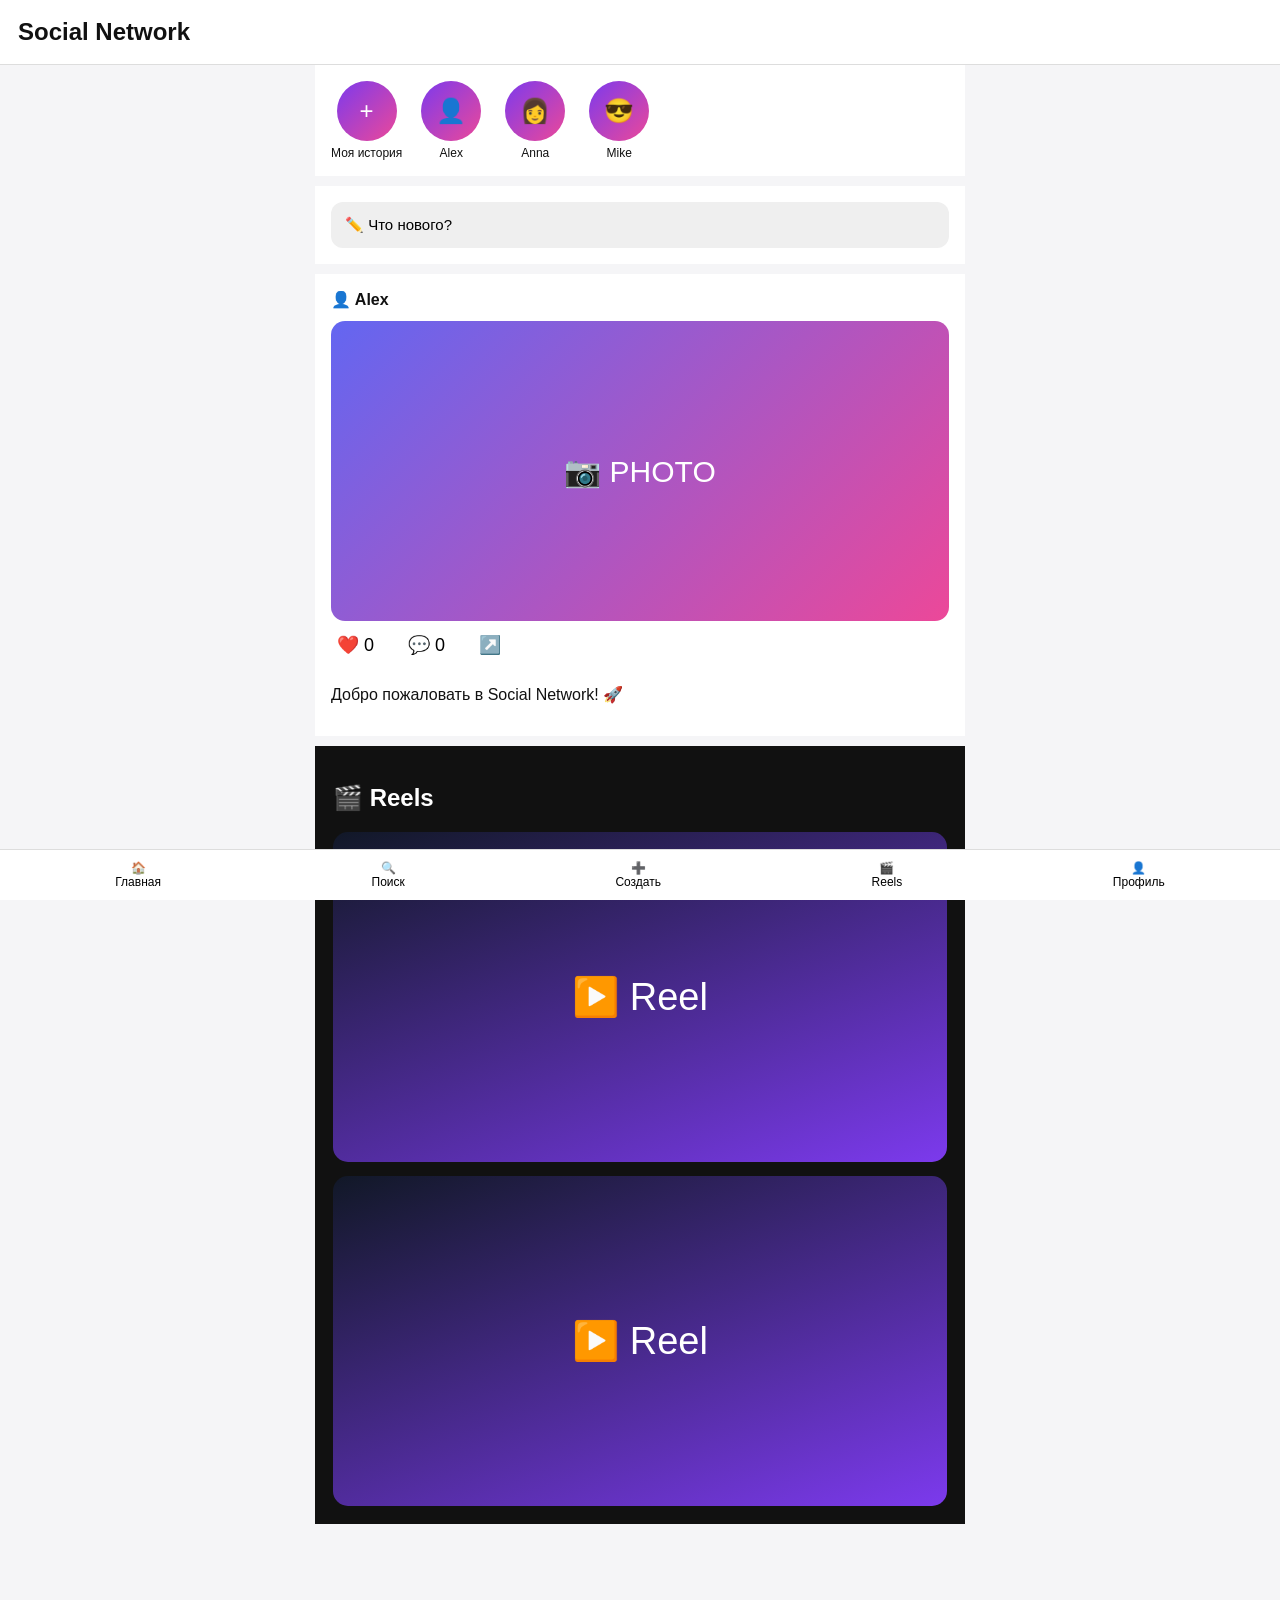
<file: Index.html>
<!DOCTYPE html>
<html lang="ru">
<head>
<meta charset="UTF-8">
<meta name="viewport" content="width=device-width, initial-scale=1.0">
<title>Social Network</title>
<style>
*{box-sizing:border-box}
body{margin:0;font-family:Arial,sans-serif;background:#f5f5f7;color:#111}
header{background:white;padding:18px;position:sticky;top:0;z-index:5;border-bottom:1px solid #ddd}
.logo{font-size:24px;font-weight:700}
main{max-width:650px;margin:auto;padding-bottom:80px}
.stories{display:flex;gap:14px;overflow-x:auto;background:white;padding:16px}
.story{text-align:center;min-width:70px;font-size:12px}
.circle{width:60px;height:60px;border-radius:50%;background:linear-gradient(135deg,#7c3aed,#ec4899);display:flex;align-items:center;justify-content:center;color:white;font-size:24px;margin:auto auto 5px}
.create,.post{background:white;margin-top:10px;padding:16px}
.create button{width:100%;border:0;border-radius:12px;padding:14px;text-align:left;font-size:15px}
.user{font-weight:bold;margin-bottom:12px}
.photo{height:300px;border-radius:14px;background:linear-gradient(135deg,#6366f1,#ec4899);display:flex;align-items:center;justify-content:center;color:white;font-size:30px}
.actions{display:flex;gap:22px;padding:12px 0}
.actions button{border:0;background:none;font-size:18px}
.reels{background:#111;color:white;margin-top:10px;padding:18px}
.reel{height:330px;border-radius:15px;margin-top:14px;background:linear-gradient(160deg,#111827,#7c3aed);display:flex;align-items:center;justify-content:center;font-size:38px}
nav{position:fixed;bottom:0;left:0;right:0;background:white;border-top:1px solid #ddd;display:flex;justify-content:space-around;padding:10px;z-index:10}
nav button{border:0;background:none;font-size:12px}
</style>
</head>
<body>

<header>
<div class="logo">Social Network</div>
</header>

<main>

<section class="stories">
<div class="story"><div class="circle">+</div>Моя история</div>
<div class="story"><div class="circle">👤</div>Alex</div>
<div class="story"><div class="circle">👩</div>Anna</div>
<div class="story"><div class="circle">😎</div>Mike</div>
</section>

<section class="create">
<button>✏️  Что нового?</button>
</section>

<section class="post">
<div class="user">👤 Alex</div>
<div class="photo">📷 PHOTO</div>
<div class="actions">
<button onclick="like(this)">❤️ 0</button>
<button>💬 0</button>
<button>↗️</button>
</div>
<p>Добро пожаловать в Social Network! 🚀</p>
</section>

<section class="reels">
<h2>🎬 Reels</h2>
<div class="reel">▶️ Reel</div>
<div class="reel">▶️ Reel</div>
</section>

</main>

<nav>
<button>🏠<br>Главная</button>
<button>🔍<br>Поиск</button>
<button>➕<br>Создать</button>
<button>🎬<br>Reels</button>
<button>👤<br>Профиль</button>
</nav>

<script>
function like(button){
let n=parseInt(button.innerText.match(/\d+/)[0])+1;
button.innerText="❤️ "+n;
}
</script>

</body>
</html>
</file>
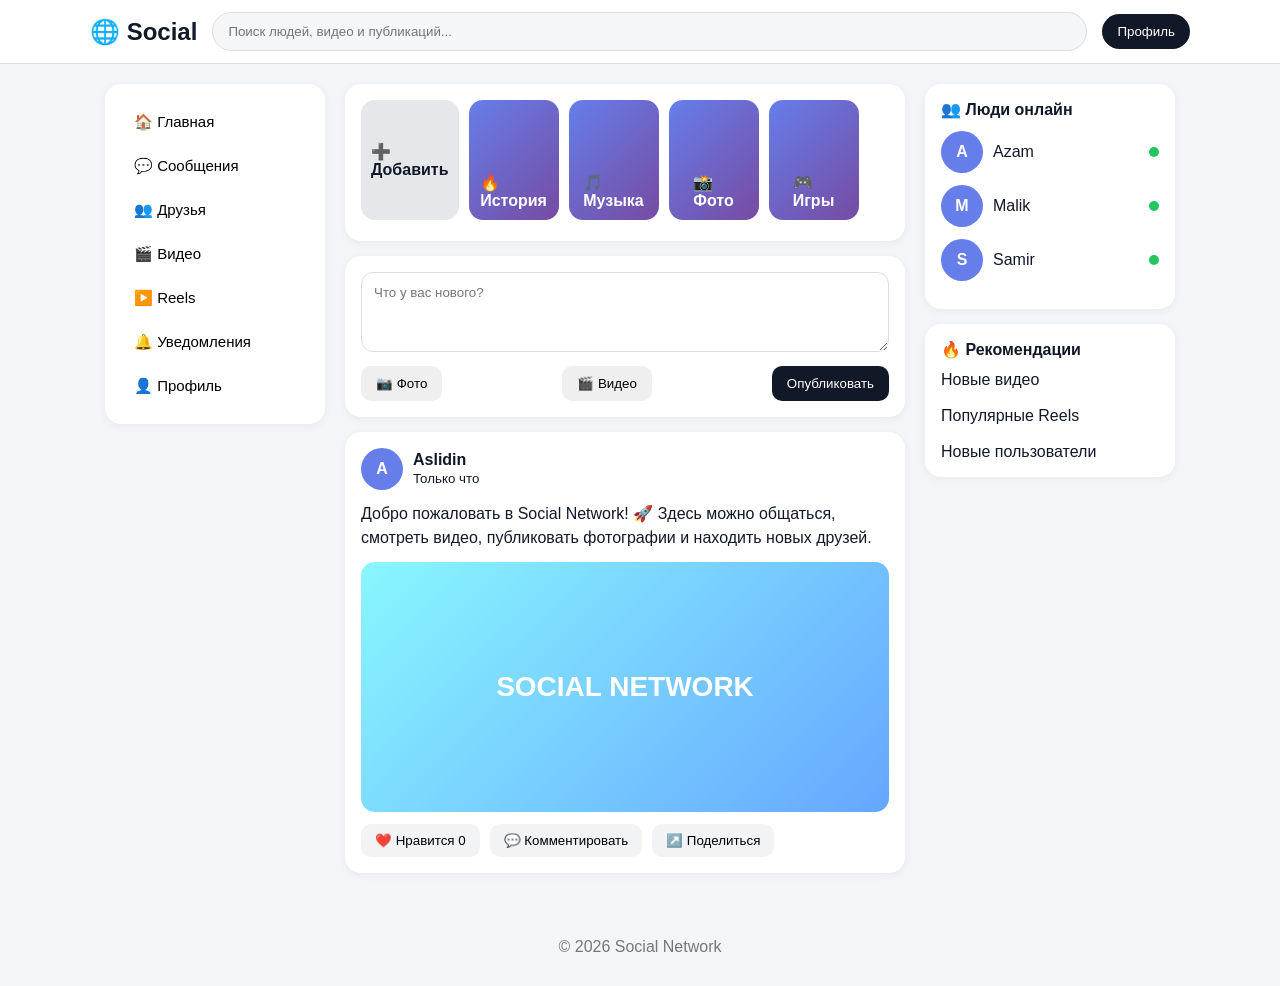
<file: index.html>
<!DOCTYPE html>
<html lang="ru">
<head>
  <meta charset="UTF-8">
  <meta name="viewport" content="width=device-width, initial-scale=1.0">

  <title>Social Network</title>

  <style>
    * {
      box-sizing: border-box;
      margin: 0;
      padding: 0;
      font-family: Arial, sans-serif;
    }

    body {
      background: #f3f5f8;
      color: #111827;
    }

    header {
      position: sticky;
      top: 0;
      z-index: 10;
      background: white;
      border-bottom: 1px solid #ddd;
      padding: 12px 18px;
    }

    .header {
      max-width: 1100px;
      margin: auto;
      display: flex;
      align-items: center;
      gap: 15px;
    }

    .logo {
      font-size: 24px;
      font-weight: bold;
    }

    .search {
      flex: 1;
      padding: 11px 15px;
      border: 1px solid #ddd;
      border-radius: 25px;
      outline: none;
      background: #f5f6f8;
    }

    .profile-button {
      border: none;
      background: #111827;
      color: white;
      padding: 10px 15px;
      border-radius: 20px;
    }

    main {
      max-width: 1100px;
      margin: 20px auto;
      padding: 0 15px;
      display: grid;
      grid-template-columns: 220px 1fr 250px;
      gap: 20px;
    }

    .card {
      background: white;
      border-radius: 16px;
      padding: 16px;
      margin-bottom: 15px;
      box-shadow: 0 2px 10px rgba(0,0,0,0.05);
    }

    .menu button {
      width: 100%;
      border: none;
      background: transparent;
      padding: 13px;
      text-align: left;
      border-radius: 10px;
      cursor: pointer;
      font-size: 15px;
    }

    .menu button:hover {
      background: #f0f2f5;
    }

    .stories {
      display: flex;
      gap: 10px;
      overflow-x: auto;
      padding-bottom: 5px;
    }

    .story {
      min-width: 90px;
      height: 120px;
      border-radius: 14px;
      background: linear-gradient(135deg, #667eea, #764ba2);
      color: white;
      display: flex;
      align-items: flex-end;
      justify-content: center;
      padding: 10px;
      font-weight: bold;
    }

    .story.add {
      background: #e5e7eb;
      color: #111827;
      align-items: center;
    }

    .create-post textarea {
      width: 100%;
      min-height: 80px;
      border: 1px solid #ddd;
      border-radius: 12px;
      padding: 12px;
      resize: vertical;
      outline: none;
    }

    .post-actions {
      display: flex;
      justify-content: space-between;
      margin-top: 10px;
    }

    .post-actions button,
    .publish {
      border: none;
      padding: 10px 15px;
      border-radius: 10px;
      cursor: pointer;
    }

    .publish {
      background: #111827;
      color: white;
    }

    .post {
      margin-top: 15px;
    }

    .post-user {
      display: flex;
      align-items: center;
      gap: 10px;
      margin-bottom: 12px;
    }

    .avatar {
      width: 42px;
      height: 42px;
      border-radius: 50%;
      background: #667eea;
      display: flex;
      align-items: center;
      justify-content: center;
      color: white;
      font-weight: bold;
    }

    .post-text {
      line-height: 1.5;
      margin-bottom: 12px;
    }

    .post-image {
      width: 100%;
      height: 250px;
      border-radius: 14px;
      background: linear-gradient(135deg, #89f7fe, #66a6ff);
      display: flex;
      align-items: center;
      justify-content: center;
      color: white;
      font-size: 28px;
      font-weight: bold;
    }

    .post-buttons {
      display: flex;
      gap: 10px;
      margin-top: 12px;
    }

    .post-buttons button {
      border: none;
      background: #f1f3f5;
      padding: 9px 14px;
      border-radius: 10px;
      cursor: pointer;
    }

    .right-title {
      font-weight: bold;
      margin-bottom: 12px;
    }

    .friend {
      display: flex;
      align-items: center;
      gap: 10px;
      margin: 12px 0;
    }

    .online {
      width: 10px;
      height: 10px;
      border-radius: 50%;
      background: #22c55e;
      margin-left: auto;
    }

    footer {
      text-align: center;
      padding: 30px;
      color: #777;
    }

    @media (max-width: 850px) {
      main {
        grid-template-columns: 1fr;
      }

      .left,
      .right {
        display: none;
      }

      .header {
        gap: 8px;
      }

      .logo {
        font-size: 19px;
      }

      .profile-button {
        display: none;
      }
    }
  </style>
</head>

<body>

  <header>
    <div class="header">
      <div class="logo">🌐 Social</div>

      <input
        class="search"
        type="search"
        placeholder="Поиск людей, видео и публикаций..."
      >

      <button class="profile-button" onclick="showProfile()">
        Профиль
      </button>
    </div>
  </header>

  <main>

    <!-- ЛЕВОЕ МЕНЮ -->
    <aside class="left">
      <div class="card menu">
        <button onclick="goHome()">🏠 Главная</button>
        <button onclick="showMessage()">💬 Сообщения</button>
        <button onclick="showFriends()">👥 Друзья</button>
        <button onclick="showVideos()">🎬 Видео</button>
        <button onclick="showReels()">▶️ Reels</button>
        <button onclick="showNotifications()">🔔 Уведомления</button>
        <button onclick="showProfile()">👤 Профиль</button>
      </div>
    </aside>

    <!-- ЦЕНТР -->
    <section>

      <!-- ИСТОРИИ -->
      <div class="card">
        <div class="stories">

          <div class="story add" onclick="addStory()">
            ➕<br>
            Добавить
          </div>

          <div class="story">
            🔥<br>
            История
          </div>

          <div class="story">
            🎵<br>
            Музыка
          </div>

          <div class="story">
            📸<br>
            Фото
          </div>

          <div class="story">
            🎮<br>
            Игры
          </div>

        </div>
      </div>

      <!-- СОЗДАНИЕ ПОСТА -->
      <div class="card create-post">

        <textarea
          id="postText"
          placeholder="Что у вас нового?"
        ></textarea>

        <div class="post-actions">
          <button onclick="addPhoto()">📷 Фото</button>
          <button onclick="addVideo()">🎬 Видео</button>
          <button class="publish" onclick="publishPost()">
            Опубликовать
          </button>
        </div>

      </div>

      <!-- ПОСТ -->
      <div class="card post">

        <div class="post-user">
          <div class="avatar">A</div>

          <div>
            <strong>Aslidin</strong><br>
            <small>Только что</small>
          </div>
        </div>

        <div class="post-text">
          Добро пожаловать в Social Network! 🚀
          Здесь можно общаться, смотреть видео,
          публиковать фотографии и находить новых друзей.
        </div>

        <div class="post-image">
          SOCIAL NETWORK
        </div>

        <div class="post-buttons">
          <button onclick="likePost(this)">
            ❤️ Нравится <span>0</span>
          </button>

          <button onclick="commentPost()">
            💬 Комментировать
          </button>

          <button onclick="sharePost()">
            ↗️ Поделиться
          </button>
        </div>

      </div>

    </section>

    <!-- ПРАВАЯ ПАНЕЛЬ -->
    <aside class="right">

      <div class="card">
        <div class="right-title">
          👥 Люди онлайн
        </div>

        <div class="friend">
          <div class="avatar">A</div>
          <span>Azam</span>
          <div class="online"></div>
        </div>

        <div class="friend">
          <div class="avatar">M</div>
          <span>Malik</span>
          <div class="online"></div>
        </div>

        <div class="friend">
          <div class="avatar">S</div>
          <span>Samir</span>
          <div class="online"></div>
        </div>
      </div>

      <div class="card">
        <div class="right-title">
          🔥 Рекомендации
        </div>

        <p>Новые видео</p>
        <br>
        <p>Популярные Reels</p>
        <br>
        <p>Новые пользователи</p>
      </div>

    </aside>

  </main>

  <footer>
    © 2026 Social Network
  </footer>


  <script>

    function publishPost() {
      const text = document.getElementById("postText").value.trim();

      if (text === "") {
        alert("Напиши что-нибудь перед публикацией.");
        return;
      }

      alert("Публикация создана! 🚀");

      document.getElementById("postText").value = "";
    }

    function likePost(button) {
      const counter = button.querySelector("span");
      let number = Number(counter.textContent);

      number++;

      counter.textContent = number;
    }

    function commentPost() {
      const comment = prompt("Напиши комментарий:");

      if (comment && comment.trim() !== "") {
        alert("Комментарий добавлен!");
      }
    }

    function sharePost() {
      alert("Публикация готова к отправке друзьям!");
    }

    function addStory() {
      alert("Здесь скоро можно будет добавлять свои истории.");
    }

    function addPhoto() {
      alert("Загрузка фотографий будет добавлена следующим обновлением.");
    }

    function addVideo() {
      alert("Загрузка видео будет добавлена следующим обновлением.");
    }

    function showProfile() {
      alert("Профиль пользователя");
    }

    function showMessage() {
      alert("Раздел сообщений");
    }

    function showFriends() {
      alert("Раздел друзей");
    }

    function showVideos() {
      alert("Раздел видео");
    }

    function showReels() {
      alert("Раздел Reels");
    }

    function showNotifications() {
      alert("Уведомления");
    }

    function goHome() {
      window.scrollTo({
        top: 0,
        behavior: "smooth"
      });
    }

  </script>

</body>
</html>
</file>
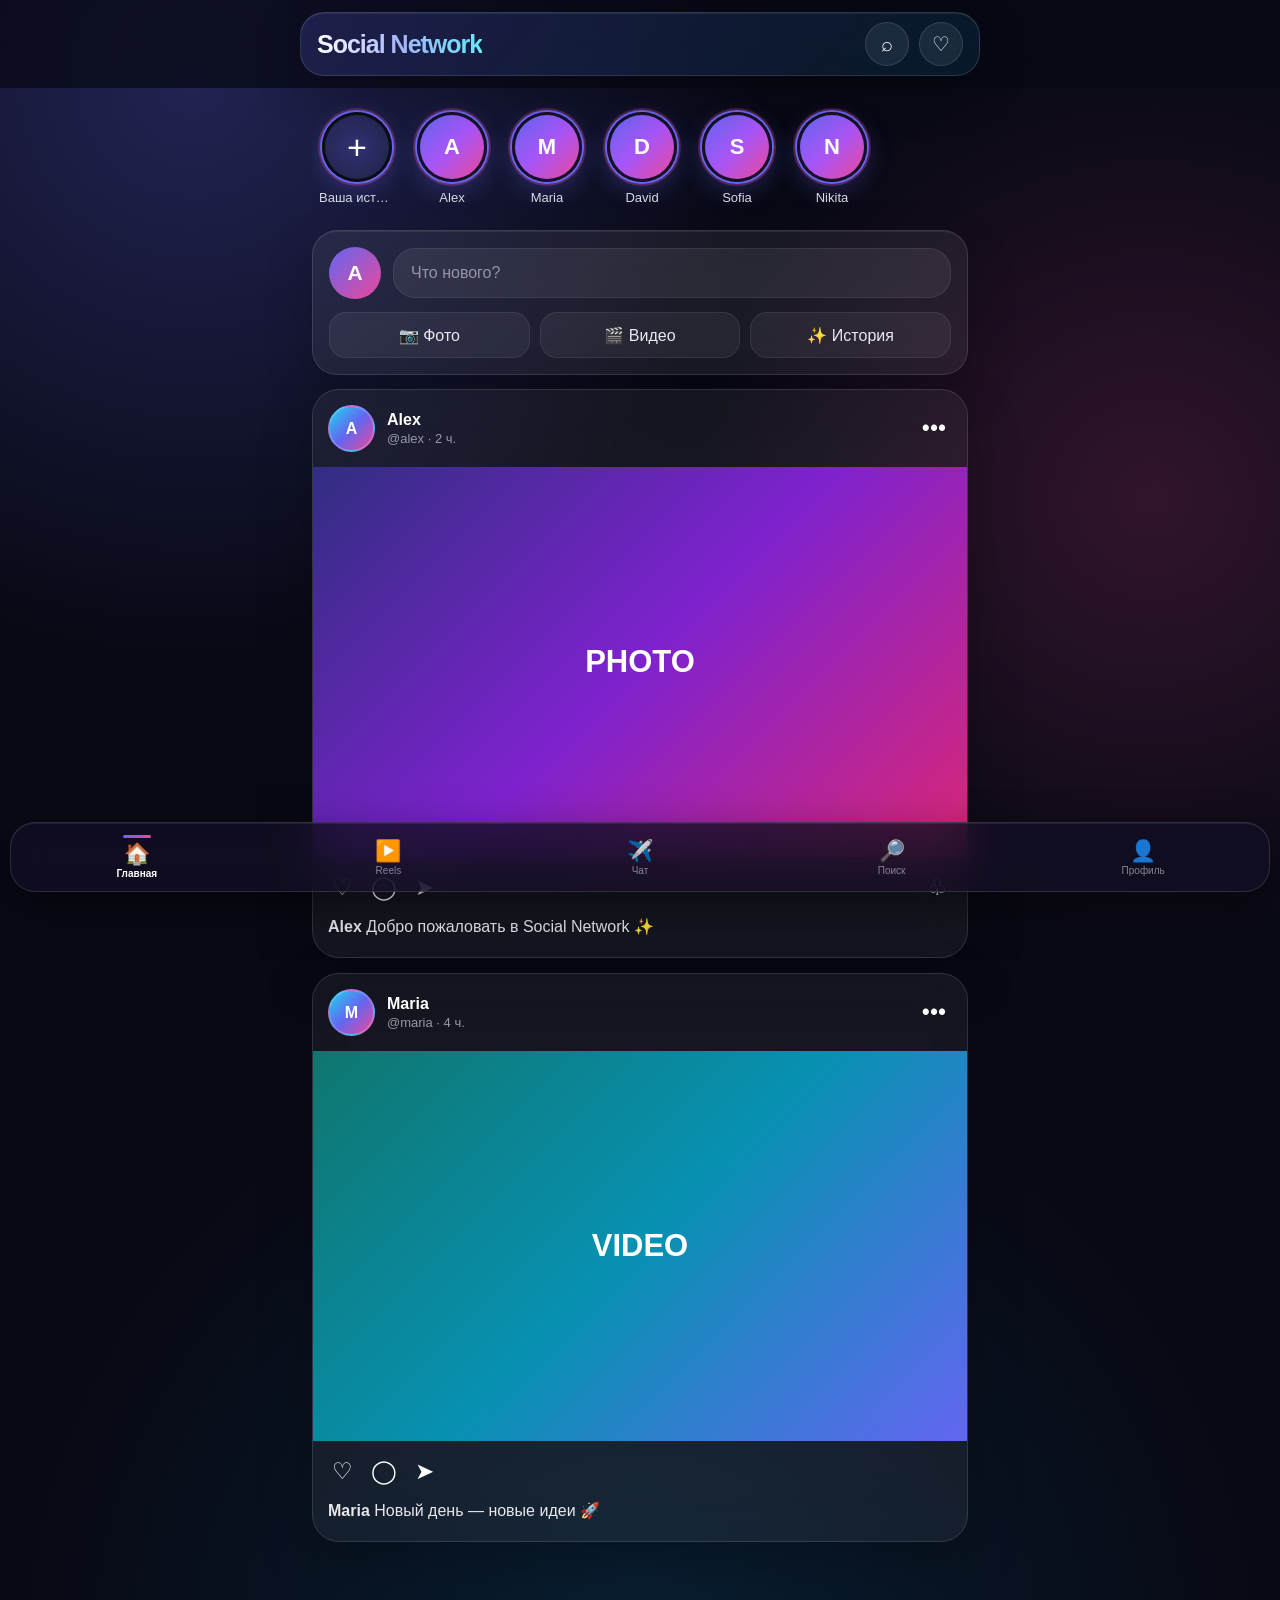
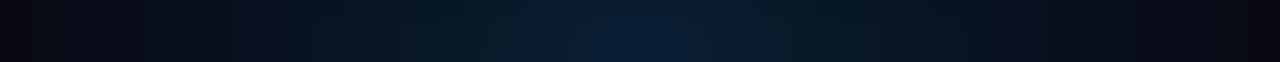
<file: app.html>
<!DOCTYPE html>
<html lang="ru">
<head>
<meta charset="UTF-8">
<meta name="viewport" content="width=device-width,initial-scale=1.0,viewport-fit=cover">
<meta name="theme-color" content="#000000">
<title>Social Network</title>

<style>

*{
  box-sizing:border-box;
  -webkit-tap-highlight-color:transparent;
}

html{
  scroll-behavior:smooth;
}

body{
  margin:0;
  min-height:100vh;
  font-family:-apple-system,BlinkMacSystemFont,"Segoe UI",Arial,sans-serif;
  color:#fff;
  background:
    radial-gradient(circle at 15% 5%,rgba(99,102,241,.28),transparent 30%),
    radial-gradient(circle at 90% 30%,rgba(236,72,153,.18),transparent 28%),
    radial-gradient(circle at 50% 100%,rgba(14,165,233,.14),transparent 35%),
    #080914;
}

button,
input,
textarea{
  font:inherit;
}

button{
  cursor:pointer;
}

.hidden{
  display:none!important;
}


/* ================= HEADER ================= */

.header{
  position:sticky;
  top:0;
  z-index:100;
  padding:12px 14px;
  background:rgba(8,9,20,.72);
  backdrop-filter:blur(24px);
  -webkit-backdrop-filter:blur(24px);
}

.header-inner{
  max-width:680px;
  height:64px;
  margin:auto;
  padding:0 16px;
  display:flex;
  align-items:center;
  border:1px solid rgba(255,255,255,.13);
  border-radius:24px;
  background:linear-gradient(
    135deg,
    rgba(99,102,241,.20),
    rgba(14,165,233,.10)
  );
  box-shadow:
    0 15px 45px rgba(0,0,0,.25),
    inset 0 1px 0 rgba(255,255,255,.08);
}

.logo{
  font-size:25px;
  font-weight:850;
  letter-spacing:-1px;
  background:linear-gradient(90deg,#fff,#a5b4fc,#67e8f9);
  -webkit-background-clip:text;
  color:transparent;
}

.header-buttons{
  margin-left:auto;
  display:flex;
  gap:10px;
}

.header-btn{
  width:44px;
  height:44px;
  border:1px solid rgba(255,255,255,.13);
  border-radius:50%;
  background:rgba(255,255,255,.07);
  color:#fff;
  font-size:20px;
  backdrop-filter:blur(15px);
}


/* ================= MAIN ================= */

.main{
  width:100%;
  max-width:680px;
  margin:auto;
  padding:8px 12px 105px;
}

.section{
  display:block;
}

.section.hidden{
  display:none;
}


/* ================= STORIES ================= */

.stories{
  display:flex;
  gap:19px;
  overflow-x:auto;
  padding:16px 7px 20px;
  scrollbar-width:none;
}

.stories::-webkit-scrollbar{
  display:none;
}

.story{
  flex:0 0 76px;
  width:76px;
  text-align:center;
  background:transparent!important;
  border:0!important;
  box-shadow:none!important;
  padding:0!important;
}

.story-avatar{
  width:70px;
  height:70px;
  margin:0 auto 8px;
  border-radius:50%!important;

  display:flex;
  align-items:center;
  justify-content:center;

  color:#fff;
  font-size:22px;
  font-weight:800;

  background:
    linear-gradient(
      135deg,
      #6366f1,
      #a855f7,
      #ec4899
    );

  border:3px solid rgba(8,9,20,.9)!important;

  box-shadow:
    0 0 0 2px #6366f1,
    0 0 0 4px rgba(236,72,153,.28),
    0 8px 25px rgba(99,102,241,.30);

  overflow:hidden;
}

.story-add{
  background:
    radial-gradient(
      circle,
      rgba(99,102,241,.30),
      rgba(255,255,255,.04)
    )!important;

  font-size:0;
}

.story-add::before{
  content:"+";
  font-size:34px;
  font-weight:300;
}

.story-name{
  display:block;
  max-width:76px;
  overflow:hidden;
  text-overflow:ellipsis;
  white-space:nowrap;
  color:#d9d9e5;
  font-size:13px;
}


/* ================= CREATE ================= */

.create{
  margin:5px 0 14px;
  padding:16px;
  border:1px solid rgba(255,255,255,.12);
  border-radius:25px;
  background:rgba(255,255,255,.065);
  backdrop-filter:blur(25px);
  -webkit-backdrop-filter:blur(25px);
  box-shadow:
    0 18px 50px rgba(0,0,0,.20),
    inset 0 1px 0 rgba(255,255,255,.07);
}

.create-top{
  display:flex;
  align-items:center;
  gap:12px;
}

.my-avatar{
  width:52px;
  height:52px;
  flex:0 0 52px;
  border-radius:50%;
  display:flex;
  align-items:center;
  justify-content:center;
  background:linear-gradient(135deg,#6366f1,#ec4899);
  font-weight:800;
  font-size:21px;
}

.create-input{
  width:100%;
  border:1px solid rgba(255,255,255,.07);
  outline:none;
  border-radius:22px;
  padding:15px 17px;
  color:#fff;
  background:rgba(255,255,255,.07);
}

.create-input::placeholder{
  color:#9696a8;
}

.create-buttons{
  display:flex;
  gap:10px;
  margin-top:13px;
}

.create-btn{
  flex:1;
  min-height:46px;
  border:1px solid rgba(255,255,255,.08);
  border-radius:17px;
  background:rgba(255,255,255,.055);
  color:#e9e9f2;
}

.create-btn:active{
  transform:scale(.97);
}


/* ================= POST ================= */

.post{
  margin-bottom:15px;
  overflow:hidden;
  border:1px solid rgba(255,255,255,.12);
  border-radius:27px;
  background:rgba(255,255,255,.055);
  backdrop-filter:blur(24px);
  -webkit-backdrop-filter:blur(24px);
  box-shadow:0 20px 55px rgba(0,0,0,.22);
}

.post-header{
  display:flex;
  align-items:center;
  gap:12px;
  padding:15px;
}

.user-avatar{
  width:47px;
  height:47px;
  flex:0 0 47px;
  border-radius:50%;
  display:flex;
  align-items:center;
  justify-content:center;
  background:linear-gradient(135deg,#22d3ee,#6366f1,#ec4899);
  font-weight:800;
  border:2px solid rgba(255,255,255,.18);
}

.user-info{
  flex:1;
}

.user-name{
  font-weight:800;
  font-size:16px;
}

.user-handle{
  color:#9999aa;
  font-size:13px;
  margin-top:2px;
}

.more{
  border:0;
  background:transparent;
  color:#fff;
  font-size:23px;
}

.post-media{
  width:100%;
  height:390px;
  display:flex;
  align-items:center;
  justify-content:center;
  font-size:31px;
  font-weight:900;
  background:
    linear-gradient(
      135deg,
      #312e81,
      #7e22ce,
      #db2777
    );
}

.post-actions{
  display:flex;
  gap:10px;
  padding:13px 15px 5px;
}

.action{
  border:0;
  background:transparent;
  color:#fff;
  font-size:23px;
  padding:4px;
}

.action.like.active{
  color:#ff4f91;
}

.post-text{
  padding:5px 15px 18px;
  line-height:1.5;
  color:#e7e7ed;
}


/* ================= SEARCH ================= */

.search-title{
  font-size:27px;
  font-weight:850;
  margin:10px 4px 15px;
}

.search-input{
  width:100%;
  border:1px solid rgba(255,255,255,.10);
  outline:none;
  border-radius:19px;
  padding:15px;
  background:rgba(255,255,255,.07);
  color:#fff;
}

.search-input::placeholder{
  color:#9292a2;
}

.people{
  margin-top:15px;
}

.person{
  display:flex;
  align-items:center;
  gap:12px;
  padding:13px;
  margin-bottom:9px;
  border:1px solid rgba(255,255,255,.08);
  border-radius:20px;
  background:rgba(255,255,255,.055);
}

.person-info{
  flex:1;
}

.person-name{
  font-weight:800;
}

.person-username{
  color:#888899;
  font-size:13px;
  margin-top:2px;
}

.follow{
  border:0;
  border-radius:13px;
  padding:10px 15px;
  background:#fff;
  color:#090914;
  font-weight:800;
}

.follow.active{
  background:rgba(255,255,255,.10);
  color:#fff;
}


/* ================================================= */
/* ================= REELS ========================= */
/* ================================================= */

.reels-screen{
  position:fixed;
  top:0;
  left:0;
  right:0;
  bottom:80px;

  background:#000;

  z-index:50;

  overflow-y:auto;
  overflow-x:hidden;

  scroll-snap-type:y mandatory;

  scrollbar-width:none;
}

.reels-screen::-webkit-scrollbar{
  display:none;
}

.reel{
  position:relative;

  width:100%;
  height:100vh;
  min-height:600px;

  background:#000;

  overflow:hidden;

  scroll-snap-align:start;
}


/* VIDEO */

.reel-video{
  position:absolute;
  inset:0;

  display:flex;
  align-items:center;
  justify-content:center;

  background:#000;
}

.video-placeholder{
  width:100%;
  height:56.25vw;

  max-height:78vh;

  display:flex;
  align-items:center;
  justify-content:center;

  font-size:70px;

  background:
    linear-gradient(
      145deg,
      #111827,
      #4f46e5,
      #ec4899
    );
}

.video-two{
  background:
    linear-gradient(
      145deg,
      #172554,
      #7e22ce,
      #be185d
    );
}

.video-three{
  background:
    linear-gradient(
      145deg,
      #020617,
      #0369a1,
      #14b8a6
    );
}


/* VIDEO GRADIENT */

.reel-overlay{
  position:absolute;
  inset:0;

  pointer-events:none;

  background:
    linear-gradient(
      to bottom,
      transparent 48%,
      rgba(0,0,0,.18) 65%,
      rgba(0,0,0,.92) 100%
    );
}


/* RIGHT BUTTONS */

.reel-actions{
  position:absolute;

  right:10px;
  bottom:120px;

  z-index:10;

  display:flex;
  flex-direction:column;
  align-items:center;

  gap:15px;
}

.reel-button{
  width:53px;
  min-height:53px;

  padding:0;

  border:0;

  background:transparent;

  color:#fff;

  display:flex;
  flex-direction:column;
  align-items:center;
  justify-content:center;

  font-size:31px;

  text-shadow:
    0 2px 8px rgba(0,0,0,.8);
}

.reel-button small{
  margin-top:4px;
  font-size:12px;
  font-weight:700;
}

.reel-button.liked{
  color:#ff315f;
}


/* USER */

.reel-bottom{
  position:absolute;

  left:18px;
  right:80px;
  bottom:28px;

  z-index:10;
}

.reel-user-line{
  display:flex;
  align-items:center;
  gap:10px;
}

.reel-avatar{
  width:49px;
  height:49px;

  flex:0 0 49px;

  border-radius:50%;

  display:flex;
  align-items:center;
  justify-content:center;

  font-size:23px;

  background:
    linear-gradient(
      135deg,
      #ffb300,
      #ff006a,
      #7c3aed
    );

  border:2px solid #fff;

  box-shadow:
    0 0 0 2px rgba(255,255,255,.25);
}

.reel-user-info{
  min-width:0;

  display:flex;
  flex-direction:column;
}

.reel-user{
  font-size:17px;
  font-weight:850;

  white-space:nowrap;
}

.reel-category{
  margin-top:2px;

  font-size:12px;

  color:#ddd;
}

.follow-reel{
  height:38px;

  margin-left:5px;

  padding:0 13px;

  border:1px solid rgba(255,255,255,.75);

  border-radius:9px;

  background:rgba(0,0,0,.35);

  color:#fff;

  font-size:14px;
  font-weight:750;

  backdrop-filter:blur(12px);
}

.follow-reel.active{
  background:rgba(255,255,255,.18);
}

.reel-caption{
  margin-top:12px;

  color:#fff;

  font-size:16px;

  line-height:1.4;
}


/* MUSIC */

.reel-music{
  margin-top:8px;

  color:#ddd;

  font-size:12px;
}


/* SMALL PREVIEW */

.reel-preview{
  position:absolute;

  right:13px;
  bottom:25px;

  width:52px;
  height:68px;

  z-index:11;

  display:flex;
  align-items:center;
  justify-content:center;

  border-radius:9px;

  border:2px solid rgba(255,255,255,.9);

  background:
    linear-gradient(
      145deg,
      #111827,
      #ec4899
    );

  font-size:23px;

  box-shadow:
    0 3px 15px rgba(0,0,0,.6);
}


/* ================= CHAT ================= */

.chat{
  height:calc(100vh - 110px);
  display:flex;
  flex-direction:column;
  overflow:hidden;
  border:1px solid rgba(255,255,255,.11);
  border-radius:25px;
  background:rgba(255,255,255,.055);
  backdrop-filter:blur(25px);
}

.chat-top{
  display:flex;
  align-items:center;
  gap:12px;
  padding:15px;
  border-bottom:1px solid rgba(255,255,255,.08);
}

.chat-user{
  font-weight:800;
}

.online{
  color:#4ade80;
  font-size:12px;
  margin-top:2px;
}

.messages{
  flex:1;
  overflow-y:auto;
  padding:16px;
}

.message{
  display:flex;
  margin-bottom:10px;
}

.message.me{
  justify-content:flex-end;
}

.bubble{
  max-width:75%;
  padding:11px 14px;
  border-radius:18px;
  background:rgba(255,255,255,.10);
  color:#fff;
  line-height:1.4;
}

.message.me .bubble{
  background:linear-gradient(135deg,#6366f1,#a855f7);
}

.chat-input{
  display:flex;
  gap:8px;
  padding:10px;
  border-top:1px solid rgba(255,255,255,.08);
}

.chat-input input{
  flex:1;
  min-width:0;
  border:0;
  outline:none;
  border-radius:20px;
  padding:12px 15px;
  background:rgba(255,255,255,.08);
  color:#fff;
}

.chat-input button{
  width:44px;
  height:44px;
  border:0;
  border-radius:50%;
  background:#6366f1;
  color:#fff;
}


/* ================= PROFILE ================= */

.profile{
  padding:22px 8px;
}

.profile-card{
  padding:22px;
  border:1px solid rgba(255,255,255,.11);
  border-radius:27px;
  background:rgba(255,255,255,.055);
  backdrop-filter:blur(25px);
}

.profile-head{
  display:flex;
  align-items:center;
  gap:17px;
}

.profile-avatar{
  width:90px;
  height:90px;
  border-radius:50%;
  display:flex;
  align-items:center;
  justify-content:center;
  background:linear-gradient(135deg,#6366f1,#ec4899);
  font-size:29px;
  font-weight:800;
  border:3px solid rgba(255,255,255,.18);
}

.profile-name{
  font-size:23px;
  font-weight:850;
}

.profile-username{
  color:#9292a2;
  margin-top:3px;
}

.stats{
  display:flex;
  gap:28px;
  margin-top:20px;
}

.stat strong{
  display:block;
  font-size:19px;
}

.stat span{
  color:#898999;
  font-size:12px;
}

.profile-bio{
  margin-top:18px;
  color:#ddd;
  line-height:1.5;
}

.profile-button{
  width:100%;
  margin-top:17px;
  padding:12px;
  border:0;
  border-radius:14px;
  background:#fff;
  color:#090914;
  font-weight:800;
}


/* ================= BOTTOM NAV ================= */

.bottom-nav{
  position:fixed;

  left:10px;
  right:10px;
  bottom:10px;

  height:70px;

  z-index:200;

  border:1px solid rgba(255,255,255,.13);
  border-radius:25px;

  background:rgba(18,15,35,.78);

  backdrop-filter:blur(25px);
  -webkit-backdrop-filter:blur(25px);

  box-shadow:
    0 15px 45px rgba(0,0,0,.45),
    inset 0 1px 0 rgba(255,255,255,.07);
}

.nav-inner{
  width:100%;
  height:100%;

  display:flex;
}

.nav-button{
  flex:1;

  border:0;
  background:transparent;

  color:#858595;

  font-size:21px;
}

.nav-button span{
  display:block;
  margin-top:2px;
  font-size:10px;
}

.nav-button.active{
  color:#fff;
  font-weight:800;
}

.nav-button.active::before{
  content:"";

  display:block;

  width:28px;
  height:3px;

  margin:0 auto 4px;

  border-radius:10px;

  background:linear-gradient(
    90deg,
    #6366f1,
    #ec4899
  );
}


/* ================= REELS MODE ================= */

body.reels-mode{
  background:#000;
  overflow:hidden;
}

body.reels-mode .header{
  display:none;
}

body.reels-mode .main{
  max-width:none;
  padding:0;
}

body.reels-mode .bottom-nav{
  background:rgba(0,0,0,.72);
}


/* ================= MOBILE ================= */

@media(max-width:600px){

  .header{
    padding:9px 8px;
  }

  .header-inner{
    height:58px;
    border-radius:21px;
  }

  .logo{
    font-size:23px;
  }

  .main{
    padding-left:8px;
    padding-right:8px;
  }

  .stories{
    gap:17px;
    padding-left:5px;
  }

  .post-media{
    height:390px;
  }

  .bottom-nav{
    left:8px;
    right:8px;
    bottom:8px;
  }

  .reels-screen{
    bottom:76px;
  }

  .reel{
    height:calc(100vh - 76px);
    min-height:550px;
  }

  .video-placeholder{
    height:56.25vw;
    max-height:none;
  }

  .reel-actions{
    right:5px;
    bottom:120px;
    gap:12px;
  }

  .reel-button{
    width:50px;
    min-height:50px;
    font-size:29px;
  }

  .reel-bottom{
    left:18px;
    right:72px;
    bottom:24px;
  }

  .follow-reel{
    padding:0 10px;
    font-size:13px;
  }

}


/* ================= SAFE AREA ================= */

@supports(padding:max(0px)){

  .bottom-nav{
    bottom:max(8px,env(safe-area-inset-bottom));
  }

}

</style>
</head>


<body>


<!-- ================= HEADER ================= -->

<header class="header">

  <div class="header-inner">

    <div class="logo">
      Social Network
    </div>

    <div class="header-buttons">

      <button
        class="header-btn"
        onclick="showSection('search')">
        ⌕
      </button>

      <button class="header-btn">
        ♡
      </button>

    </div>

  </div>

</header>


<main class="main">


<!-- ================= HOME ================= -->

<section id="home" class="section">


  <!-- STORIES -->

  <div class="stories">

    <div class="story">

      <div class="story-avatar story-add"></div>

      <span class="story-name">
        Ваша история
      </span>

    </div>


    <div class="story">

      <div class="story-avatar">
        A
      </div>

      <span class="story-name">
        Alex
      </span>

    </div>


    <div class="story">

      <div class="story-avatar">
        M
      </div>

      <span class="story-name">
        Maria
      </span>

    </div>


    <div class="story">

      <div class="story-avatar">
        D
      </div>

      <span class="story-name">
        David
      </span>

    </div>


    <div class="story">

      <div class="story-avatar">
        S
      </div>

      <span class="story-name">
        Sofia
      </span>

    </div>


    <div class="story">

      <div class="story-avatar">
        N
      </div>

      <span class="story-name">
        Nikita
      </span>

    </div>

  </div>


  <!-- CREATE -->

  <div class="create">

    <div class="create-top">

      <div class="my-avatar">
        A
      </div>

      <input
        class="create-input"
        placeholder="Что нового?"
      >

    </div>


    <div class="create-buttons">

      <button class="create-btn">
        📷 Фото
      </button>

      <button class="create-btn">
        🎬 Видео
      </button>

      <button class="create-btn">
        ✨ История
      </button>

    </div>

  </div>


  <!-- POST 1 -->

  <article class="post">

    <div class="post-header">

      <div class="user-avatar">
        A
      </div>

      <div class="user-info">

        <div class="user-name">
          Alex
        </div>

        <div class="user-handle">
          @alex · 2 ч.
        </div>

      </div>

      <button class="more">
        •••
      </button>

    </div>


    <div class="post-media">
      PHOTO
    </div>


    <div class="post-actions">

      <button
        class="action like"
        onclick="this.classList.toggle('active')">
        ♡
      </button>

      <button class="action">
        ◯
      </button>

      <button class="action">
        ➤
      </button>

      <button
        class="action"
        style="margin-left:auto">
        ♧
      </button>

    </div>


    <div class="post-text">

      <b>Alex</b>
      Добро пожаловать в Social Network ✨

    </div>

  </article>


  <!-- POST 2 -->

  <article class="post">

    <div class="post-header">

      <div class="user-avatar">
        M
      </div>

      <div class="user-info">

        <div class="user-name">
          Maria
        </div>

        <div class="user-handle">
          @maria · 4 ч.
        </div>

      </div>

      <button class="more">
        •••
      </button>

    </div>


    <div
      class="post-media"
      style="background:linear-gradient(135deg,#0f766e,#0891b2,#6366f1)">

      VIDEO

    </div>


    <div class="post-actions">

      <button
        class="action like"
        onclick="this.classList.toggle('active')">
        ♡
      </button>

      <button class="action">
        ◯
      </button>

      <button class="action">
        ➤
      </button>

    </div>


    <div class="post-text">

      <b>Maria</b>
      Новый день — новые идеи 🚀

    </div>

  </article>

</section>


<!-- ================= SEARCH ================= -->

<section id="search" class="section hidden">

  <div class="search-title">
    Поиск
  </div>


  <input
    class="search-input"
    placeholder="Найти людей..."
    oninput="searchPeople(this.value)"
  >


  <div
    class="people"
    id="people">


    <div class="person">

      <div class="user-avatar">
        A
      </div>

      <div class="person-info">

        <div class="person-name">
          Alex
        </div>

        <div class="person-username">
          @alex
        </div>

      </div>

      <button
        class="follow"
        onclick="follow(this)">
        Подписаться
      </button>

    </div>


    <div class="person">

      <div class="user-avatar">
        M
      </div>

      <div class="person-info">

        <div class="person-name">
          Maria
        </div>

        <div class="person-username">
          @maria
        </div>

      </div>

      <button
        class="follow"
        onclick="follow(this)">
        Подписаться
      </button>

    </div>


    <div class="person">

      <div class="user-avatar">
        D
      </div>

      <div class="person-info">

        <div class="person-name">
          David
        </div>

        <div class="person-username">
          @david
        </div>

      </div>

      <button
        class="follow"
        onclick="follow(this)">
        Подписаться
      </button>

    </div>


    <div class="person">

      <div class="user-avatar">
        S
      </div>

      <div class="person-info">

        <div class="person-name">
          Sofia
        </div>

        <div class="person-username">
          @sofia
        </div>

      </div>

      <button
        class="follow"
        onclick="follow(this)">
        Подписаться
      </button>

    </div>

  </div>

</section>


<!-- ================= REELS ================= -->

<section
  id="reels"
  class="section hidden">


  <div class="reels-screen">


    <!-- REEL 1 -->

    <article class="reel">


      <div class="reel-video">

        <div class="video-placeholder">
          🌃
        </div>

      </div>


      <div class="reel-overlay"></div>


      <!-- RIGHT -->

      <div class="reel-actions">


        <button
          class="reel-button"
          onclick="likeReel(this)">

          <span>♡</span>

          <small>
            3 635
          </small>

        </button>


        <button class="reel-button">

          <span>◯</span>

          <small>
            43
          </small>

        </button>


        <button class="reel-button">

          <span>↪</span>

          <small>
            53
          </small>

        </button>


        <button class="reel-button">

          <span>➤</span>

          <small>
            531
          </small>

        </button>


        <button class="reel-button">

          <span>•••</span>

        </button>

      </div>


      <!-- USER -->

      <div class="reel-bottom">


        <div class="reel-user-line">


          <div class="reel-avatar">
            🚗
          </div>


          <div class="reel-user-info">

            <div class="reel-user">
              red_tico
            </div>

            <div class="reel-category">
              ИИ-контент
            </div>

          </div>


          <button
            class="follow-reel"
            onclick="followReel(this)">

            Подписаться

          </button>

        </div>


        <div class="reel-caption">
          В точку 📌
        </div>


        <div class="reel-music">
          ♫ Original sound
        </div>


      </div>


      <div class="reel-preview">
        🌃
      </div>


    </article>



    <!-- REEL 2 -->

    <article class="reel">


      <div class="reel-video">

        <div class="video-placeholder video-two">
          🎥
        </div>

      </div>


      <div class="reel-overlay"></div>


      <div class="reel-actions">


        <button
          class="reel-button"
          onclick="likeReel(this)">

          <span>♡</span>

          <small>
            2 481
          </small>

        </button>


        <button class="reel-button">

          <span>◯</span>

          <small>
            81
          </small>

        </button>


        <button class="reel-button">

          <span>↪</span>

          <small>
            42
          </small>

        </button>


        <button class="reel-button">

          <span>➤</span>

          <small>
            302
          </small>

        </button>


        <button class="reel-button">
          •••
        </button>


      </div>


      <div class="reel-bottom">


        <div class="reel-user-line">


          <div class="reel-avatar">
            👤
          </div>


          <div class="reel-user-info">

            <div class="reel-user">
              maria
            </div>

            <div class="reel-category">
              Creator
            </div>

          </div>


          <button
            class="follow-reel"
            onclick="followReel(this)">

            Подписаться

          </button>


        </div>


        <div class="reel-caption">
          Новый день — новые идеи ✨
        </div>


        <div class="reel-music">
          ♫ Trending sound
        </div>


      </div>


      <div class="reel-preview">
        🎥
      </div>


    </article>



    <!-- REEL 3 -->

    <article class="reel">


      <div class="reel-video">

        <div class="video-placeholder video-three">
          🌌
        </div>

      </div>


      <div class="reel-overlay"></div>


      <div class="reel-actions">


        <button
          class="reel-button"
          onclick="likeReel(this)">

          <span>♡</span>

          <small>
            956
          </small>

        </button>


        <button class="reel-button">

          <span>◯</span>

          <small>
            52
          </small>

        </button>


        <button class="reel-button">

          <span>↪</span>

          <small>
            31
          </small>

        </button>


        <button class="reel-button">

          <span>➤</span>

          <small>
            190
          </small>

        </button>


        <button class="reel-button">
          •••
        </button>


      </div>


      <div class="reel-bottom">


        <div class="reel-user-line">


          <div class="reel-avatar">
            🔥
          </div>


          <div class="reel-user-info">

            <div class="reel-user">
              david
            </div>

            <div class="reel-category">
              Social Network
            </div>

          </div>


          <button
            class="follow-reel"
            onclick="followReel(this)">

            Подписаться

          </button>


        </div>


        <div class="reel-caption">
          Добро пожаловать 🔥
        </div>


        <div class="reel-music">
          ♫ Original sound
        </div>


      </div>


      <div class="reel-preview">
        🌌
      </div>


    </article>


  </div>

</section>


<!-- ================= CHAT ================= -->

<section id="chat" class="section hidden">


  <div class="chat">


    <div class="chat-top">

      <div class="user-avatar">
        M
      </div>

      <div>

        <div class="chat-user">
          Maria
        </div>

        <div class="online">
          ● в сети
        </div>

      </div>

    </div>


    <div
      class="messages"
      id="messages">


      <div class="message">

        <div class="bubble">
          Привет! 👋
        </div>

      </div>


      <div class="message">

        <div class="bubble">
          Добро пожаловать!
        </div>

      </div>


      <div class="message me">

        <div class="bubble">
          Спасибо 😎
        </div>

      </div>


    </div>


    <div class="chat-input">


      <input
        id="messageInput"
        placeholder="Сообщение..."
        onkeydown="if(event.key==='Enter')sendMessage()"
      >


      <button onclick="sendMessage()">
        ➤
      </button>


    </div>


  </div>

</section>


<!-- ================= PROFILE ================= -->

<section id="profile" class="section hidden">


  <div class="profile">


    <div class="profile-card">


      <div class="profile-head">


        <div class="profile-avatar">
          A
        </div>


        <div>

          <div class="profile-name">
            Alex
          </div>

          <div class="profile-username">
            @alex
          </div>

        </div>


      </div>


      <div class="stats">


        <div class="stat">

          <strong>
            24
          </strong>

          <span>
            Публикации
          </span>

        </div>


        <div class="stat">

          <strong>
            156
          </strong>

          <span>
            Подписчики
          </span>

        </div>


        <div class="stat">

          <strong>
            89
          </strong>

          <span>
            Подписки
          </span>

        </div>


      </div>


      <div class="profile-bio">

        Добро пожаловать на мою страницу ✨
        <br>
        Создаю что-то новое 🚀

      </div>


      <button class="profile-button">
        Редактировать профиль
      </button>


    </div>

  </div>

</section>


</main>



<!-- ================= BOTTOM NAV ================= -->

<nav class="bottom-nav">


  <div class="nav-inner">


    <button
      class="nav-button active"
      onclick="showSection('home',this)">

      🏠

      <span>
        Главная
      </span>

    </button>


    <button
      class="nav-button"
      onclick="showSection('reels',this)">

      ▶️

      <span>
        Reels
      </span>

    </button>


    <button
      class="nav-button"
      onclick="showSection('chat',this)">

      ✈️

      <span>
        Чат
      </span>

    </button>


    <button
      class="nav-button"
      onclick="showSection('search',this)">

      🔎

      <span>
        Поиск
      </span>

    </button>


    <button
      class="nav-button"
      onclick="showSection('profile',this)">

      👤

      <span>
        Профиль
      </span>

    </button>


  </div>

</nav>



<script>


/* ================= SECTION ================= */

function showSection(id,button){

  document
    .querySelectorAll(".section")
    .forEach(section=>{
      section.classList.add("hidden");
    });


  const section=document.getElementById(id);


  if(section){

    section.classList.remove("hidden");

  }


  document
    .querySelectorAll(".nav-button")
    .forEach(btn=>{
      btn.classList.remove("active");
    });


  if(button){

    button.classList.add("active");

  }else{

    const navButton=document.querySelector(
      '.nav-button[onclick*="showSection(\''+id+'\'"]'
    );

    if(navButton){
      navButton.classList.add("active");
    }

  }


  if(id==="reels"){

    document.body.classList.add("reels-mode");

  }else{

    document.body.classList.remove("reels-mode");

  }


  window.scrollTo({
    top:0,
    behavior:"smooth"
  });

}


/* ================= FOLLOW ================= */

function follow(button){

  button.classList.toggle("active");


  if(button.classList.contains("active")){

    button.textContent="Вы подписаны";

  }else{

    button.textContent="Подписаться";

  }

}


function followReel(button){

  button.classList.toggle("active");


  if(button.classList.contains("active")){

    button.textContent="Вы подписаны";

  }else{

    button.textContent="Подписаться";

  }

}


/* ================= REEL LIKE ================= */

function likeReel(button){

  button.classList.toggle("liked");


  const number=button.querySelector("small");


  if(!number){
    return;
  }


  let value=parseInt(
    number.textContent
      .replace(/\s/g,"")
      .replace(/,/g,"")
  );


  if(button.classList.contains("liked")){

    value++;

  }else{

    value--;

  }


  number.textContent=
    value.toLocaleString("ru-RU");

}


/* ================= SEARCH ================= */

function searchPeople(value){

  const people=
    document.querySelectorAll(".person");


  value=
    value
      .toLowerCase()
      .trim();


  people.forEach(person=>{

    const text=
      person.innerText.toLowerCase();


    if(text.includes(value)){

      person.style.display="flex";

    }else{

      person.style.display="none";

    }

  });

}


/* ================= CHAT ================= */

function sendMessage(){

  const input=
    document.getElementById("messageInput");


  const messages=
    document.getElementById("messages");


  if(!input || !messages){
    return;
  }


  const text=
    input.value.trim();


  if(!text){
    return;
  }


  const message=
    document.createElement("div");


  message.className="message me";


  message.innerHTML=
    '<div class="bubble">'+
    escapeHTML(text)+
    '</div>';


  messages.appendChild(message);


  input.value="";


  messages.scrollTop=
    messages.scrollHeight;

}


/* ================= SECURITY ================= */

function escapeHTML(text){

  const div=
    document.createElement("div");


  div.textContent=text;


  return div.innerHTML;

}


/* ================= START ================= */

document.addEventListener(
  "DOMContentLoaded",
  function(){

    showSection("home");

  }
);

</script>


</body>
</html>
</file>
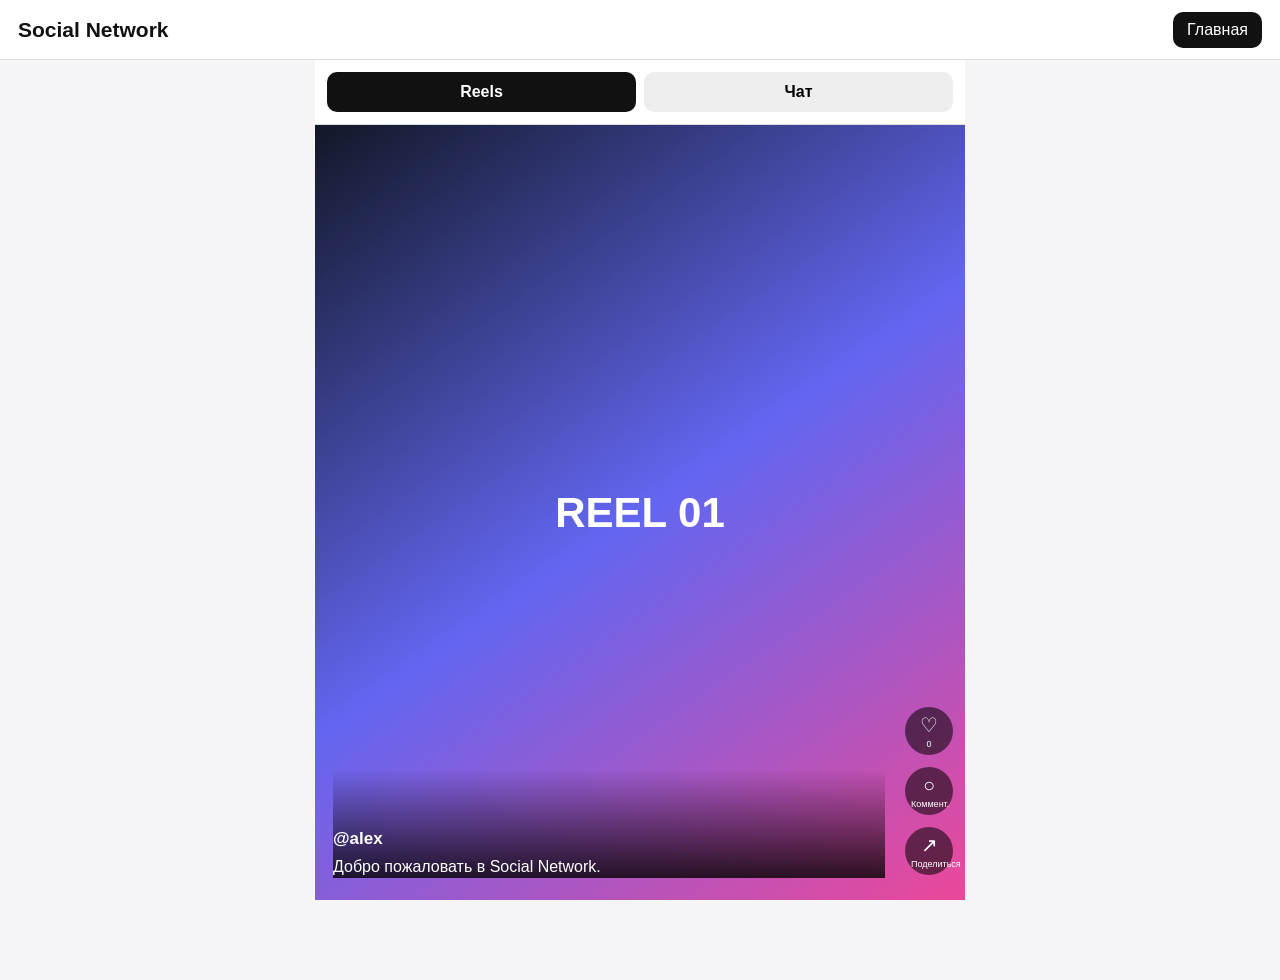
<file: features.html>
<!DOCTYPE html>
<html lang="ru">
<head>
<meta charset="UTF-8">
<meta name="viewport" content="width=device-width, initial-scale=1.0">
<title>Social Network — Reels & Chat</title>

<style>
* {
  box-sizing: border-box;
}

body {
  margin: 0;
  font-family: Arial, sans-serif;
  background: #f5f5f7;
  color: #111;
}

button,
input {
  font: inherit;
}

.top {
  height: 60px;
  background: white;
  border-bottom: 1px solid #ddd;
  display: flex;
  align-items: center;
  justify-content: space-between;
  padding: 0 18px;
  position: sticky;
  top: 0;
  z-index: 20;
}

.logo {
  font-size: 21px;
  font-weight: 800;
}

.top button {
  border: 0;
  background: #111;
  color: white;
  padding: 9px 14px;
  border-radius: 10px;
}

.container {
  max-width: 650px;
  margin: auto;
  padding-bottom: 80px;
}

/* MENU */

.menu {
  display: flex;
  gap: 8px;
  padding: 12px;
  background: white;
  border-bottom: 1px solid #ddd;
}

.menu button {
  flex: 1;
  border: 0;
  padding: 11px;
  border-radius: 10px;
  background: #eee;
  font-weight: 700;
}

.menu button.active {
  background: #111;
  color: white;
}

/* REELS */

.reels {
  height: calc(100vh - 125px);
  overflow-y: auto;
  scroll-snap-type: y mandatory;
}

.reel {
  height: calc(100vh - 125px);
  min-height: 500px;
  scroll-snap-align: start;
  position: relative;
  background: #111;
  overflow: hidden;
}

.reel-bg {
  width: 100%;
  height: 100%;
  display: flex;
  justify-content: center;
  align-items: center;
  color: white;
  font-size: 42px;
  font-weight: 900;
  background: linear-gradient(145deg, #111827, #6366f1, #ec4899);
}

.reel:nth-child(2) .reel-bg {
  background: linear-gradient(145deg, #111, #db2777, #7c3aed);
}

.reel:nth-child(3) .reel-bg {
  background: linear-gradient(145deg, #0f172a, #0891b2, #22c55e);
}

.reel-info {
  position: absolute;
  left: 18px;
  right: 80px;
  bottom: 22px;
  color: white;
  background: linear-gradient(transparent, rgba(0,0,0,.8));
  padding-top: 60px;
}

.reel-user {
  font-weight: 800;
  font-size: 17px;
}

.reel-text {
  margin-top: 7px;
  line-height: 1.4;
}

.reel-actions {
  position: absolute;
  right: 12px;
  bottom: 25px;
  display: flex;
  flex-direction: column;
  gap: 12px;
}

.reel-action {
  width: 48px;
  height: 48px;
  border: 0;
  border-radius: 50%;
  background: rgba(0,0,0,.55);
  color: white;
  font-size: 20px;
}

.reel-action small {
  display: block;
  font-size: 9px;
  margin-top: 2px;
}

/* CHAT */

.chat {
  height: calc(100vh - 125px);
  background: white;
  display: flex;
  flex-direction: column;
}

.chat-head {
  padding: 15px;
  border-bottom: 1px solid #ddd;
  display: flex;
  align-items: center;
  gap: 12px;
}

.avatar {
  width: 45px;
  height: 45px;
  border-radius: 50%;
  background: linear-gradient(135deg, #6366f1, #ec4899);
  color: white;
  display: flex;
  align-items: center;
  justify-content: center;
  font-weight: 800;
}

.chat-name {
  font-weight: 800;
}

.online {
  color: #16a34a;
  font-size: 12px;
  margin-top: 3px;
}

.messages {
  flex: 1;
  overflow-y: auto;
  padding: 18px;
}

.row {
  display: flex;
  margin-bottom: 10px;
}

.row.me {
  justify-content: flex-end;
}

.bubble {
  max-width: 75%;
  padding: 10px 14px;
  border-radius: 17px;
  background: #eee;
  line-height: 1.4;
}

.row.me .bubble {
  background: #635bff;
  color: white;
}

.chat-bottom {
  display: flex;
  gap: 8px;
  padding: 12px;
  border-top: 1px solid #ddd;
}

.chat-bottom input {
  flex: 1;
  min-width: 0;
  border: 1px solid #ddd;
  border-radius: 12px;
  padding: 12px;
  outline: none;
}

.chat-bottom button {
  border: 0;
  background: #635bff;
  color: white;
  border-radius: 12px;
  padding: 0 15px;
  font-weight: 700;
}

/* HIDDEN */

.hidden {
  display: none !important;
}

@media (max-width: 600px) {
  .logo {
    font-size: 18px;
  }

  .reels,
  .reel {
    height: calc(100vh - 125px);
  }
}
</style>
</head>

<body>

<header class="top">
  <div class="logo">Social Network</div>

  <button onclick="goHome()">
    Главная
  </button>
</header>


<div class="container">

  <div class="menu">

    <button
      id="reelsButton"
      class="active"
      onclick="showReels()">
      Reels
    </button>

    <button
      id="chatButton"
      onclick="showChat()">
      Чат
    </button>

  </div>


  <!-- REELS -->

  <section id="reels" class="reels">

    <article class="reel">

      <div class="reel-bg">
        REEL 01
      </div>

      <div class="reel-info">
        <div class="reel-user">@alex</div>

        <div class="reel-text">
          Добро пожаловать в Social Network.
        </div>
      </div>

      <div class="reel-actions">

        <button
          class="reel-action"
          onclick="like(this)">
          ♡
          <small>0</small>
        </button>

        <button
          class="reel-action"
          onclick="comment()">
          ○
          <small>Коммент.</small>
        </button>

        <button
          class="reel-action"
          onclick="share()">
          ↗
          <small>Поделиться</small>
        </button>

      </div>

    </article>


    <article class="reel">

      <div class="reel-bg">
        REEL 02
      </div>

      <div class="reel-info">
        <div class="reel-user">@anna</div>

        <div class="reel-text">
          Новые видео каждый день.
        </div>
      </div>

      <div class="reel-actions">

        <button
          class="reel-action"
          onclick="like(this)">
          ♡
          <small>0</small>
        </button>

        <button
          class="reel-action"
          onclick="comment()">
          ○
          <small>Коммент.</small>
        </button>

        <button
          class="reel-action"
          onclick="share()">
          ↗
          <small>Поделиться</small>
        </button>

      </div>

    </article>


    <article class="reel">

      <div class="reel-bg">
        REEL 03
      </div>

      <div class="reel-info">
        <div class="reel-user">@mike</div>

        <div class="reel-text">
          Свайпай вверх, чтобы смотреть дальше.
        </div>
      </div>

      <div class="reel-actions">

        <button
          class="reel-action"
          onclick="like(this)">
          ♡
          <small>0</small>
        </button>

        <button
          class="reel-action"
          onclick="comment()">
          ○
          <small>Коммент.</small>
        </button>

        <button
          class="reel-action"
          onclick="share()">
          ↗
          <small>Поделиться</small>
        </button>

      </div>

    </article>

  </section>


  <!-- CHAT -->

  <section
    id="chat"
    class="chat hidden">

    <div class="chat-head">

      <div class="avatar">
        A
      </div>

      <div>
        <div class="chat-name">
          Alex
        </div>

        <div class="online">
          онлайн
        </div>
      </div>

    </div>


    <div
      id="messages"
      class="messages">

      <div class="row">

        <div class="bubble">
          Привет! 👋
        </div>

      </div>

      <div class="row me">

        <div class="bubble">
          Привет, Alex!
        </div>

      </div>

    </div>


    <div class="chat-bottom">

      <input
        id="messageInput"
        placeholder="Написать сообщение..."
        onkeydown="enterMessage(event)"
      >

      <button onclick="sendMessage()">
        Отправить
      </button>

    </div>

  </section>

</div>


<script>

function showReels() {

  document
    .getElementById("reels")
    .classList.remove("hidden");

  document
    .getElementById("chat")
    .classList.add("hidden");

  document
    .getElementById("reelsButton")
    .classList.add("active");

  document
    .getElementById("chatButton")
    .classList.remove("active");
}


function showChat() {

  document
    .getElementById("reels")
    .classList.add("hidden");

  document
    .getElementById("chat")
    .classList.remove("hidden");

  document
    .getElementById("chatButton")
    .classList.add("active");

  document
    .getElementById("reelsButton")
    .classList.remove("active");
}


function like(button) {

  const number =
    button.querySelector("small");

  let count =
    Number(number.textContent);

  count++;

  number.textContent =
    count;

  button.style.color =
    "#ff3040";
}


function comment() {

  const text =
    prompt("Напиши комментарий:");

  if (text && text.trim()) {

    alert("Комментарий добавлен.");

  }
}


function share() {

  if (navigator.share) {

    navigator.share({
      title: "Social Network",
      text: "Посмотри этот Reel!"
    });

  } else {

    alert("Reel готов к отправке.");

  }
}


function sendMessage() {

  const input =
    document.getElementById(
      "messageInput"
    );

  const text =
    input.value.trim();

  if (!text) return;


  const row =
    document.createElement("div");

  row.className =
    "row me";


  const bubble =
    document.createElement("div");

  bubble.className =
    "bubble";

  bubble.textContent =
    text;


  row.appendChild(bubble);


  document
    .getElementById("messages")
    .appendChild(row);


  input.value = "";


  const messages =
    document.getElementById("messages");

  messages.scrollTop =
    messages.scrollHeight;
}


function enterMessage(event) {

  if (event.key === "Enter") {

    event.preventDefault();

    sendMessage();

  }
}


function goHome() {

  window.location.href =
    "index.html";

}

</script>

</body>
</html>
</file>
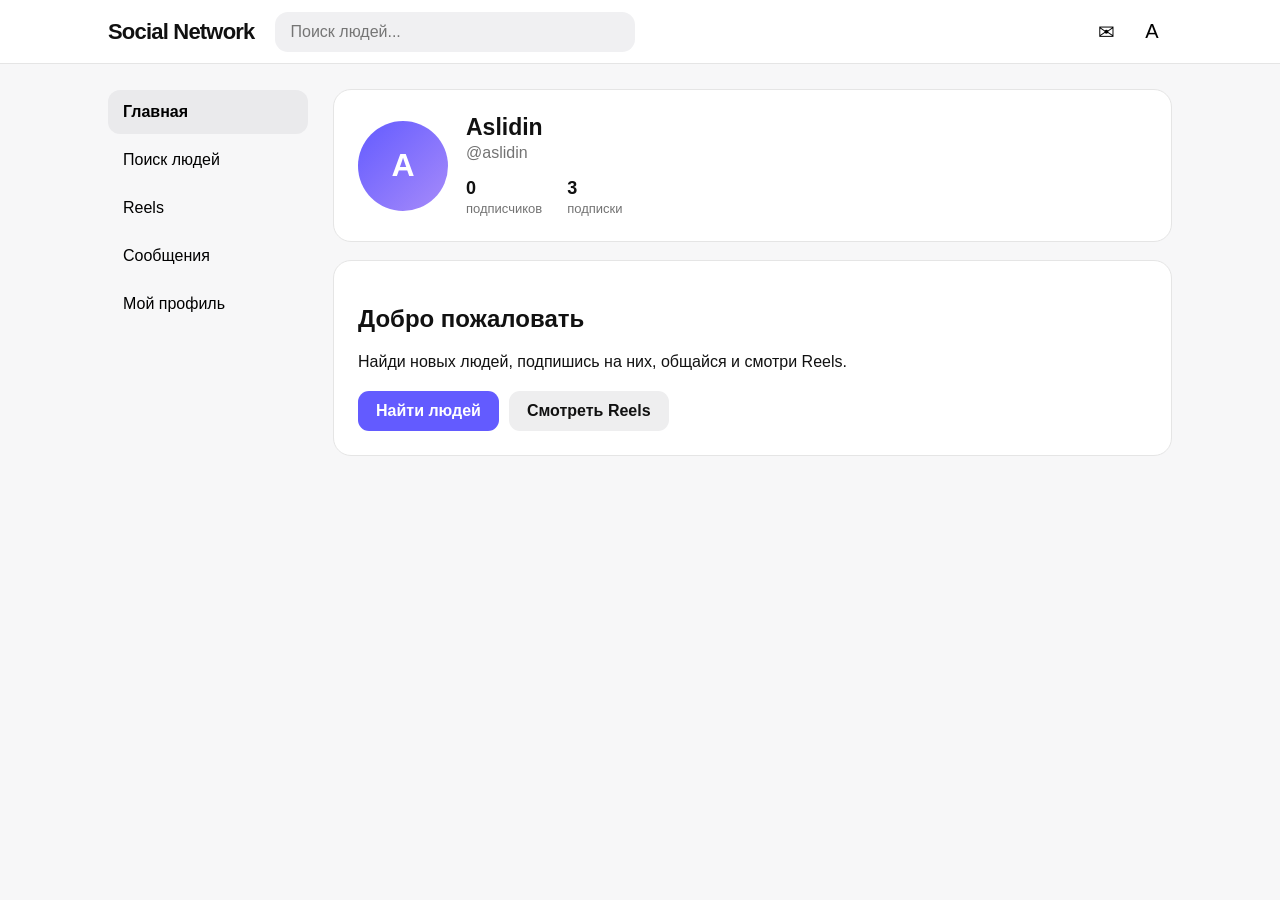
<file: Message.html>
<!DOCTYPE html>
<html lang="ru">
<head>
<meta charset="UTF-8">
<meta name="viewport" content="width=device-width, initial-scale=1.0">
<meta name="theme-color" content="#ffffff">
<title>Social Network</title>

<style>
:root{
  --bg:#f7f7f8;
  --card:#fff;
  --text:#111;
  --muted:#737373;
  --border:#e5e5e5;
  --accent:#635bff;
  --danger:#ed4956;
  --green:#16a34a;
}

*{
  box-sizing:border-box;
}

html,body{
  margin:0;
  padding:0;
  font-family:-apple-system,BlinkMacSystemFont,"Segoe UI",Arial,sans-serif;
  background:var(--bg);
  color:var(--text);
}

button,input,textarea{
  font:inherit;
}

button{
  cursor:pointer;
}

.hidden{
  display:none!important;
}

/* HEADER */

.header{
  position:sticky;
  top:0;
  z-index:100;
  height:64px;
  background:rgba(255,255,255,.94);
  backdrop-filter:blur(18px);
  border-bottom:1px solid var(--border);
}

.header-inner{
  max-width:1100px;
  height:100%;
  margin:auto;
  padding:0 18px;
  display:flex;
  align-items:center;
  gap:20px;
}

.logo{
  font-size:22px;
  font-weight:800;
  letter-spacing:-.8px;
}

.search{
  flex:1;
  max-width:360px;
  border:0;
  background:#f0f0f2;
  padding:11px 16px;
  border-radius:13px;
  outline:none;
}

.header-actions{
  margin-left:auto;
  display:flex;
  gap:6px;
}

.icon{
  width:40px;
  height:40px;
  border:0;
  border-radius:50%;
  background:transparent;
  font-size:20px;
}

.icon:hover{
  background:#eeeeef;
}

/* LAYOUT */

.layout{
  max-width:1100px;
  margin:auto;
  padding:25px 18px 90px;
  display:grid;
  grid-template-columns:200px 1fr;
  gap:25px;
}

.sidebar{
  position:sticky;
  top:90px;
  height:max-content;
}

.side{
  width:100%;
  border:0;
  background:transparent;
  text-align:left;
  padding:13px 15px;
  border-radius:12px;
  margin-bottom:4px;
}

.side:hover,
.side.active{
  background:#eaeaec;
  font-weight:700;
}

.content{
  min-width:0;
}

/* CARDS */

.card{
  background:var(--card);
  border:1px solid var(--border);
  border-radius:18px;
  margin-bottom:18px;
}

/* SEARCH PAGE */

.page-title{
  font-size:24px;
  font-weight:800;
  margin-bottom:18px;
}

.search-box{
  display:flex;
  gap:10px;
  margin-bottom:20px;
}

.search-box input{
  flex:1;
  min-width:0;
  padding:13px 15px;
  border:1px solid var(--border);
  border-radius:12px;
  outline:none;
}

.search-box button{
  border:0;
  background:var(--accent);
  color:#fff;
  border-radius:12px;
  padding:0 18px;
}

.person-card{
  padding:16px;
  display:flex;
  align-items:center;
  gap:12px;
}

.avatar{
  width:52px;
  height:52px;
  flex:0 0 52px;
  border-radius:50%;
  display:flex;
  align-items:center;
  justify-content:center;
  color:white;
  font-weight:800;
  background:linear-gradient(135deg,#635bff,#a78bfa);
}

.person-info{
  flex:1;
  min-width:0;
}

.person-name{
  font-weight:800;
}

.username{
  color:var(--muted);
  font-size:13px;
  margin-top:2px;
}

.follow-btn{
  border:0;
  border-radius:10px;
  background:var(--accent);
  color:#fff;
  padding:9px 14px;
  font-weight:700;
}

.follow-btn.following{
  background:#eeeeef;
  color:#111;
}

/* PROFILE */

.profile{
  padding:24px;
}

.profile-top{
  display:flex;
  gap:18px;
  align-items:center;
}

.profile-avatar{
  width:90px;
  height:90px;
  border-radius:50%;
  background:linear-gradient(135deg,#635bff,#a78bfa);
  display:flex;
  align-items:center;
  justify-content:center;
  color:white;
  font-size:32px;
  font-weight:800;
}

.profile-main{
  flex:1;
}

.profile-name{
  font-size:23px;
  font-weight:800;
}

.profile-handle{
  color:var(--muted);
  margin-top:3px;
}

.profile-bio{
  margin-top:10px;
  line-height:1.45;
}

.profile-stats{
  display:flex;
  gap:25px;
  margin-top:16px;
}

.stat strong{
  display:block;
  font-size:18px;
}

.stat span{
  color:var(--muted);
  font-size:13px;
}

.profile-actions{
  margin-top:20px;
  display:flex;
  gap:10px;
}

.primary-btn,
.secondary-btn{
  border:0;
  border-radius:11px;
  padding:11px 18px;
  font-weight:700;
}

.primary-btn{
  background:var(--accent);
  color:#fff;
}

.secondary-btn{
  background:#eeeeef;
  color:#111;
}

/* CHAT */

.chat{
  height:calc(100vh - 130px);
  min-height:500px;
  display:flex;
  flex-direction:column;
  overflow:hidden;
}

.chat-header{
  padding:15px;
  border-bottom:1px solid var(--border);
  display:flex;
  align-items:center;
  gap:10px;
}

.chat-user{
  font-weight:800;
}

.chat-status{
  color:var(--green);
  font-size:12px;
}

.messages{
  flex:1;
  overflow-y:auto;
  padding:18px;
}

.message-row{
  display:flex;
  margin-bottom:10px;
}

.message-row.me{
  justify-content:flex-end;
}

.bubble{
  max-width:75%;
  padding:10px 13px;
  border-radius:16px;
  background:#eeeeef;
  line-height:1.4;
}

.me .bubble{
  background:var(--accent);
  color:white;
}

.chat-input{
  border-top:1px solid var(--border);
  padding:12px;
  display:flex;
  gap:8px;
}

.chat-input input{
  flex:1;
  min-width:0;
  border:1px solid var(--border);
  border-radius:12px;
  padding:11px 13px;
  outline:none;
}

.chat-input button{
  border:0;
  border-radius:12px;
  background:var(--accent);
  color:#fff;
  padding:0 16px;
}

/* REELS */

.reels-container{
  height:calc(100vh - 90px);
  overflow-y:auto;
  scroll-snap-type:y mandatory;
  border-radius:18px;
}

.reel{
  height:calc(100vh - 90px);
  min-height:550px;
  scroll-snap-align:start;
  position:relative;
  background:#111;
  overflow:hidden;
  display:flex;
  align-items:center;
  justify-content:center;
}

.reel video,
.reel img{
  width:100%;
  height:100%;
  object-fit:cover;
}

.reel-background{
  width:100%;
  height:100%;
  display:flex;
  align-items:center;
  justify-content:center;
  color:#fff;
  font-size:32px;
  font-weight:800;
  background:linear-gradient(145deg,#111827,#635bff,#ec4899);
}

.reel-overlay{
  position:absolute;
  left:0;
  right:0;
  bottom:0;
  padding:25px 20px;
  color:white;
  background:linear-gradient(transparent,rgba(0,0,0,.75));
}

.reel-user{
  font-weight:800;
  margin-bottom:8px;
}

.reel-caption{
  max-width:80%;
  line-height:1.4;
}

.reel-actions{
  position:absolute;
  right:14px;
  bottom:90px;
  display:flex;
  flex-direction:column;
  gap:12px;
}

.reel-action{
  width:48px;
  height:48px;
  border:0;
  border-radius:50%;
  background:rgba(0,0,0,.45);
  color:white;
  font-size:20px;
}

.reel-action span{
  display:block;
  font-size:10px;
  margin-top:2px;
}

/* MOBILE NAV */

.bottom{
  display:none;
}

/* RESPONSIVE */

@media(max-width:750px){

  .header{
    height:58px;
  }

  .header-inner{
    padding:0 12px;
  }

  .logo{
    font-size:19px;
  }

  .search{
    display:none;
  }

  .layout{
    display:block;
    padding:10px 0 75px;
  }

  .sidebar{
    display:none;
  }

  .card{
    border-left:0;
    border-right:0;
    border-radius:0;
  }

  .profile{
    padding:18px;
  }

  .profile-top{
    align-items:flex-start;
  }

  .profile-avatar{
    width:75px;
    height:75px;
    flex-basis:75px;
    font-size:27px;
  }

  .profile-name{
    font-size:19px;
  }

  .bottom{
    position:fixed;
    left:0;
    right:0;
    bottom:0;
    height:62px;
    z-index:100;
    background:rgba(255,255,255,.96);
    backdrop-filter:blur(15px);
    border-top:1px solid var(--border);
    display:flex;
    justify-content:space-around;
    align-items:center;
  }

  .bottom button{
    border:0;
    background:transparent;
    font-size:18px;
  }

  .bottom small{
    display:block;
    font-size:9px;
    margin-top:2px;
  }

  .reels-container{
    height:calc(100vh - 58px);
    border-radius:0;
  }

  .reel{
    height:calc(100vh - 58px);
  }

}
</style>
</head>

<body>

<header class="header">

  <div class="header-inner">

    <div class="logo">
      Social Network
    </div>

    <input
      id="topSearch"
      class="search"
      placeholder="Поиск людей..."
      oninput="liveSearch(this.value)"
    >

    <div class="header-actions">

      <button
        class="icon"
        onclick="openPage('chat')"
      >
        ✉
      </button>

      <button
        class="icon"
        onclick="openPage('profile')"
      >
        A
      </button>

    </div>

  </div>

</header>


<div class="layout">

  <aside class="sidebar">

    <button
      class="side active"
      onclick="openPage('home')"
    >
      Главная
    </button>

    <button
      class="side"
      onclick="openPage('search')"
    >
      Поиск людей
    </button>

    <button
      class="side"
      onclick="openPage('reels')"
    >
      Reels
    </button>

    <button
      class="side"
      onclick="openPage('chat')"
    >
      Сообщения
    </button>

    <button
      class="side"
      onclick="openPage('profile')"
    >
      Мой профиль
    </button>

  </aside>


  <main class="content">

    <!-- HOME -->

    <section id="homePage">

      <div class="card profile">

        <div class="profile-top">

          <div class="profile-avatar">
            A
          </div>

          <div class="profile-main">

            <div class="profile-name">
              Aslidin
            </div>

            <div class="profile-handle">
              @aslidin
            </div>

            <div class="profile-stats">

              <div class="stat">
                <strong id="myFollowers">0</strong>
                <span>подписчиков</span>
              </div>

              <div class="stat">
                <strong>3</strong>
                <span>подписки</span>
              </div>

            </div>

          </div>

        </div>

      </div>


      <div class="card profile">

        <h2>Добро пожаловать</h2>

        <p>
          Найди новых людей, подпишись на них,
          общайся и смотри Reels.
        </p>

        <div class="profile-actions">

          <button
            class="primary-btn"
            onclick="openPage('search')"
          >
            Найти людей
          </button>

          <button
            class="secondary-btn"
            onclick="openPage('reels')"
          >
            Смотреть Reels
          </button>

        </div>

      </div>

    </section>


    <!-- SEARCH -->

    <section
      id="searchPage"
      class="hidden"
    >

      <div class="page-title">
        Поиск людей
      </div>

      <div class="search-box">

        <input
          id="peopleSearch"
          placeholder="Имя или @username"
          oninput="searchPeople()"
        >

        <button onclick="searchPeople()">
          Найти
        </button>

      </div>

      <div id="peopleResults"></div>

    </section>


    <!-- PROFILE -->

    <section
      id="profilePage"
      class="hidden"
    >

      <div class="card profile">

        <div class="profile-top">

          <div
            id="profileAvatar"
            class="profile-avatar"
          >
            A
          </div>

          <div class="profile-main">

            <div
              id="profileName"
              class="profile-name"
            >
              Aslidin
            </div>

            <div
              id="profileUsername"
              class="profile-handle"
            >
              @aslidin
            </div>

            <div class="profile-stats">

              <div class="stat">
                <strong id="profileFollowers">0</strong>
                <span>подписчиков</span>
              </div>

              <div class="stat">
                <strong id="profileFollowing">3</strong>
                <span>подписок</span>
              </div>

            </div>

          </div>

        </div>


        <div
          id="profileBio"
          class="profile-bio"
        >
          Добро пожаловать в мой профиль Social Network.
        </div>


        <div class="profile-actions">

          <button
            id="profileFollowButton"
            class="primary-btn"
            onclick="toggleProfileFollow()"
          >
            Подписаться
          </button>

          <button
            class="secondary-btn"
            onclick="openChatWithCurrent()"
          >
            Написать
          </button>

        </div>

      </div>

    </section>


    <!-- CHAT -->

    <section
      id="chatPage"
      class="hidden"
    >

      <div class="card chat">

        <div class="chat-header">

          <div class="avatar">
            A
          </div>

          <div>

            <div
              id="chatName"
              class="chat-user"
            >
              Alex
            </div>

            <div class="chat-status">
              онлайн
            </div>

          </div>

        </div>


        <div
          id="messages"
          class="messages"
        >

          <div class="message-row">

            <div class="bubble">
              Привет! Добро пожаловать в Social Network.
            </div>

          </div>


          <div class="message-row me">

            <div class="bubble">
              Привет!
            </div>

          </div>

        </div>


        <div class="chat-input">

          <input
            id="messageInput"
            placeholder="Написать сообщение..."
            onkeydown="messageKey(event)"
          >

          <button onclick="sendMessage()">
            Отправить
          </button>

        </div>

      </div>

    </section>


    <!-- REELS -->

    <section
      id="reelsPage"
      class="hidden"
    >

      <div class="reels-container">


        <article class="reel">

          <div class="reel-background">
            SOCIAL
          </div>

          <div class="reel-overlay">

            <div class="reel-user">
              @alex
            </div>

            <div class="reel-caption">
              Добро пожаловать в Social Network.
            </div>

          </div>

          <div class="reel-actions">

            <button
              class="reel-action"
              onclick="likeReel(this)"
            >
              ♡
              <span>0</span>
            </button>

            <button
              class="reel-action"
              onclick="commentReel()"
            >
              ○
              <span>Коммент.</span>
            </button>

            <button
              class="reel-action"
              onclick="shareReel()"
            >
              ↗
              <span>Поделиться</span>
            </button>

          </div>

        </article>


        <article class="reel">

          <div
            class="reel-background"
            style="background:linear-gradient(145deg,#111,#db2777,#7c3aed)"
          >
            REELS
          </div>

          <div class="reel-overlay">

            <div class="reel-user">
              @anna
            </div>

            <div class="reel-caption">
              Новое видео уже здесь.
            </div>

          </div>

          <div class="reel-actions">

            <button
              class="reel-action"
              onclick="likeReel(this)"
            >
              ♡
              <span>0</span>
            </button>

            <button
              class="reel-action"
              onclick="commentReel()"
            >
              ○
              <span>Коммент.</span>
            </button>

            <button
              class="reel-action"
              onclick="shareReel()"
            >
              ↗
              <span>Поделиться</span>
            </button>

          </div>

        </article>


        <article class="reel">

          <div
            class="reel-background"
            style="background:linear-gradient(145deg,#0f172a,#0891b2,#22c55e)"
          >
            VIDEO
          </div>

          <div class="reel-overlay">

            <div class="reel-user">
              @mike
            </div>

            <div class="reel-caption">
              Смотри следующий Reel свайпом вверх.
            </div>

          </div>

          <div class="reel-actions">

            <button
              class="reel-action"
              onclick="likeReel(this)"
            >
              ♡
              <span>0</span>
            </button>

            <button
              class="reel-action"
              onclick="commentReel()"
            >
              ○
              <span>Коммент.</span>
            </button>

            <button
              class="reel-action"
              onclick="shareReel()"
            >
              ↗
              <span>Поделиться</span>
            </button>

          </div>

        </article>

      </div>

    </section>

  </main>

</div>


<nav class="bottom">

  <button onclick="openPage('home')">
    Home
    <small>Главная</small>
  </button>

  <button onclick="openPage('search')">
    Search
    <small>Люди</small>
  </button>

  <button onclick="openPage('reels')">
    Play
    <small>Reels</small>
  </button>

  <button onclick="openPage('chat')">
    Chat
    <small>Чат</small>
  </button>

  <button onclick="openPage('profile')">
    User
    <small>Профиль</small>
  </button>

</nav>


<script>

/* ДАННЫЕ ПОЛЬЗОВАТЕЛЕЙ */

const users = [

  {
    name:"Alex",
    username:"@alex",
    letter:"A",
    followers:1280,
    following:230,
    bio:"Люблю путешествия, музыку и видео."
  },

  {
    name:"Anna",
    username:"@anna",
    letter:"N",
    followers:842,
    following:190,
    bio:"Фотографии, творчество и красивые моменты."
  },

  {
    name:"Mike",
    username:"@mike",
    letter:"M",
    followers:2310,
    following:412,
    bio:"Видео и новые идеи каждый день."
  },

  {
    name:"Sofia",
    username:"@sofia",
    letter:"S",
    followers:531,
    following:180,
    bio:"Добро пожаловать на мою страницу."
  }

];


let currentUser = null;

let followingUsers =
  JSON.parse(
    localStorage.getItem("followingUsers") || "[]"
  );


/* ПЕРЕКЛЮЧЕНИЕ СТРАНИЦ */

function openPage(page){

  const pages = [
    "homePage",
    "searchPage",
    "profilePage",
    "chatPage",
    "reelsPage"
  ];

  pages.forEach(id => {

    document
      .getElementById(id)
      .classList.add("hidden");

  });


  if(page === "home")
    document
      .getElementById("homePage")
      .classList.remove("hidden");


  if(page === "search"){

    document
      .getElementById("searchPage")
      .classList.remove("hidden");

    searchPeople();
  }


  if(page === "profile"){

    currentUser = {
      name:"Aslidin",
      username:"@aslidin",
      letter:"A",
      followers:Number(
        localStorage.getItem("myFollowers") || 0
      ),
      following:3,
      bio:"Добро пожаловать в мой Social Network."
    };

    showProfileData();
  }


  if(page === "chat"){

    document
      .getElementById("chatPage")
      .classList.remove("hidden");

  }


  if(page === "reels"){

    document
      .getElementById("reelsPage")
      .classList.remove("hidden");

  }


  window.scrollTo({
    top:0,
    behavior:"smooth"
  });
}


/* ПОИСК */

function searchPeople(){

  const input =
    document
      .getElementById("peopleSearch")
      .value
      .toLowerCase()
      .trim();


  const results =
    document
      .getElementById("peopleResults");


  const filtered =
    users.filter(user =>

      !input ||

      user.name
        .toLowerCase()
        .includes(input) ||

      user.username
        .toLowerCase()
        .includes(input)

    );


  if(!filtered.length){

    results.innerHTML =
      `<div class="empty">
        Пользователь не найден.
      </div>`;

    return;
  }


  results.innerHTML =
    filtered.map(user => `

      <div class="card person-card">

        <div
          class="avatar"
          onclick="openUser('${user.username}')"
        >
          ${user.letter}
        </div>

        <div
          class="person-info"
          onclick="openUser('${user.username}')"
          style="cursor:pointer"
        >

          <div class="person-name">
            ${user.name}
          </div>

          <div class="username">
            ${user.username}
          </div>

        </div>

        <button
          class="follow-btn
          ${isFollowing(user.username) ? "following" : ""}"
          onclick="toggleFollow('${user.username}', this)"
        >
          ${isFollowing(user.username)
            ? "Вы подписаны"
            : "Подписаться"}
        </button>

      </div>

    `).join("");
}


/* ОТКРЫТИЕ ПРОФИЛЯ */

function openUser(username){

  const user =
    users.find(
      item => item.username === username
    );

  if(!user) return;

  currentUser = user;

  showProfileData();

}


function showProfileData(){

  openPageWithoutReset("profilePage");

  document
    .getElementById("profileAvatar")
    .textContent =
      currentUser.letter;

  document
    .getElementById("profileName")
    .textContent =
      currentUser.name;

  document
    .getElementById("profileUsername")
    .textContent =
      currentUser.username;

  document
    .getElementById("profileFollowers")
    .textContent =
      currentUser.followers;

  document
    .getElementById("profileFollowing")
    .textContent =
      currentUser.following;

  document
    .getElementById("profileBio")
    .textContent =
      currentUser.bio;


  const button =
    document.getElementById(
      "profileFollowButton"
    );


  if(
    currentUser.username === "@aslidin"
  ){

    button.textContent =
      "Это ваш профиль";

    button.disabled = true;

    return;
  }


  button.disabled = false;

  if(isFollowing(currentUser.username)){

    button.textContent =
      "Вы подписаны";

    button.className =
      "secondary-btn";

  }else{

    button.textContent =
      "Подписаться";

    button.className =
      "primary-btn";

  }

}


function openPageWithoutReset(id){

  [
    "homePage",
    "searchPage",
    "profilePage",
    "chatPage",
    "reelsPage"
  ].forEach(page => {

    document
      .getElementById(page)
      .classList.add("hidden");

  });

  document
    .getElementById(id)
    .classList.remove("hidden");
}


/* ПОДПИСКИ */

function isFollowing(username){

  return followingUsers.includes(username);

}


function toggleFollow(username, button){

  if(isFollowing(username)){

    followingUsers =
      followingUsers.filter(
        item => item !== username
      );

  }else{

    followingUsers.push(username);

  }


  localStorage.setItem(
    "followingUsers",
    JSON.stringify(followingUsers)
  );


  searchPeople();

}


function toggleProfileFollow(){

  if(!currentUser) return;

  if(currentUser.username === "@aslidin")
    return;


  const username =
    currentUser.username;


  if(isFollowing(username)){

    followingUsers =
      followingUsers.filter(
        item => item !== username
      );

  }else{

    followingUsers.push(username);

  }


  localStorage.setItem(
    "followingUsers",
    JSON.stringify(followingUsers)
  );


  showProfileData();

}


/* ЧАТ */

function openChatWithCurrent(){

  if(!currentUser) return;

  document
    .getElementById("chatName")
    .textContent =
      currentUser.name;

  openPage("chat");

}


function sendMessage(){

  const input =
    document.getElementById(
      "messageInput"
    );

  const text =
    input.value.trim();


  if(!text) return;


  const row =
    document.createElement("div");

  row.className =
    "message-row me";


  const bubble =
    document.createElement("div");

  bubble.className =
    "bubble";

  bubble.textContent =
    text;


  row.appendChild(bubble);


  document
    .getElementById("messages")
    .appendChild(row);


  input.value = "";


  const messages =
    document.getElementById("messages");

  messages.scrollTop =
    messages.scrollHeight;

}


function messageKey(event){

  if(event.key === "Enter"){

    event.preventDefault();

    sendMessage();

  }

}


/* REELS */

function likeReel(button){

  const counter =
    button.querySelector("span");

  let number =
    Number(counter.textContent);

  number++;

  counter.textContent =
    number;

  button.style.color =
    "#ff3040";

}


function commentReel(){

  const comment =
    prompt(
      "Ваш комментарий:"
    );

  if(comment && comment.trim()){

    alert(
      "Комментарий добавлен."
    );

  }

}


function shareReel(){

  if(navigator.share){

    navigator.share({

      title:"Social Network",

      text:"Посмотри этот Reel!"

    });

  }else{

    alert(
      "Reel готов к отправке."
    );

  }

}


/* ПОИСК В ШАПКЕ */

function liveSearch(value){

  if(value.trim()){

    openPage("search");

    document
      .getElementById("peopleSearch")
      .value =
        value;

    searchPeople();

  }

}


/* УВЕДОМЛЕНИЯ */

function showNotifications(){

  alert(
    "Уведомления пока пусты."
  );

}


</script>

</body>
</html>
</file>
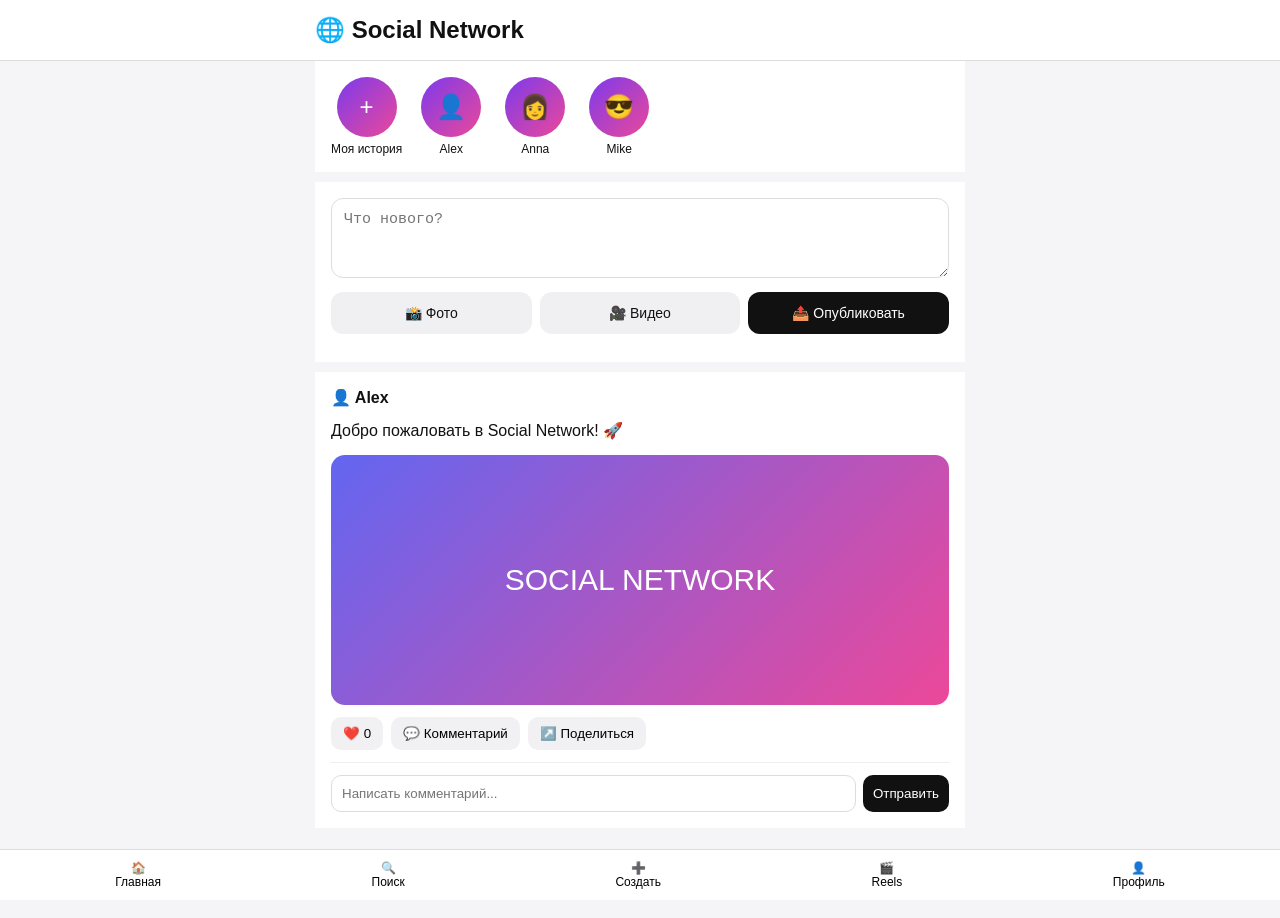
<file: new-index.html>
<!DOCTYPE html>
<html lang="ru">
<head>
<meta charset="UTF-8">
<meta name="viewport" content="width=device-width, initial-scale=1.0">

<title>Social Network</title>

<style>
* {
  box-sizing: border-box;
}

body {
  margin: 0;
  font-family: Arial, sans-serif;
  background: #f5f5f7;
  color: #111;
}

header {
  background: white;
  padding: 16px;
  position: sticky;
  top: 0;
  z-index: 20;
  border-bottom: 1px solid #ddd;
}

.logo {
  max-width: 650px;
  margin: auto;
  font-size: 24px;
  font-weight: bold;
}

main {
  max-width: 650px;
  margin: auto;
  padding-bottom: 90px;
}

.stories {
  display: flex;
  gap: 14px;
  overflow-x: auto;
  background: white;
  padding: 16px;
}

.story {
  text-align: center;
  min-width: 70px;
  font-size: 12px;
}

.circle {
  width: 60px;
  height: 60px;
  border-radius: 50%;
  background: linear-gradient(135deg, #7c3aed, #ec4899);
  display: flex;
  align-items: center;
  justify-content: center;
  color: white;
  font-size: 24px;
  margin: auto auto 5px;
}

.create {
  background: white;
  margin-top: 10px;
  padding: 16px;
}

.create textarea {
  width: 100%;
  min-height: 80px;
  resize: vertical;
  border: 1px solid #ddd;
  border-radius: 12px;
  padding: 12px;
  font-size: 15px;
  outline: none;
}

.media-buttons {
  display: flex;
  gap: 8px;
  margin-top: 10px;
}

.media-buttons label,
.publish {
  flex: 1;
  border: 0;
  border-radius: 12px;
  padding: 13px;
  text-align: center;
  cursor: pointer;
  background: #f0f0f2;
  font-size: 14px;
}

.publish {
  background: #111;
  color: white;
}

input[type="file"] {
  display: none;
}

.preview {
  margin-top: 12px;
}

.preview img,
.preview video {
  width: 100%;
  max-height: 350px;
  object-fit: contain;
  border-radius: 14px;
  background: #111;
}

.post {
  background: white;
  margin-top: 10px;
  padding: 16px;
}

.user {
  font-weight: bold;
  margin-bottom: 12px;
}

.post-media img,
.post-media video {
  width: 100%;
  max-height: 500px;
  object-fit: contain;
  border-radius: 14px;
  background: #111;
}

.post-text {
  font-size: 16px;
  line-height: 1.5;
  margin: 12px 0;
}

.actions {
  display: flex;
  gap: 8px;
  padding: 12px 0;
  border-bottom: 1px solid #eee;
}

.actions button {
  border: 0;
  background: #f1f1f3;
  border-radius: 10px;
  padding: 9px 12px;
  cursor: pointer;
}

.comments {
  margin-top: 12px;
}

.comment {
  background: #f3f3f5;
  padding: 8px 10px;
  border-radius: 10px;
  margin-top: 6px;
}

.comment-box {
  display: flex;
  gap: 7px;
  margin-top: 10px;
}

.comment-box input {
  flex: 1;
  border: 1px solid #ddd;
  border-radius: 10px;
  padding: 10px;
}

.comment-box button {
  border: 0;
  border-radius: 10px;
  padding: 10px;
  background: #111;
  color: white;
}

nav {
  position: fixed;
  bottom: 0;
  left: 0;
  right: 0;
  background: white;
  border-top: 1px solid #ddd;
  display: flex;
  justify-content: space-around;
  padding: 10px;
  z-index: 30;
}

nav button {
  border: 0;
  background: none;
  font-size: 12px;
  cursor: pointer;
}

.empty {
  text-align: center;
  color: #777;
  padding: 20px;
}
</style>
</head>

<body>

<header>
  <div class="logo">🌐 Social Network</div>
</header>

<main>

<section class="stories">

  <div class="story">
    <div class="circle">+</div>
    Моя история
  </div>

  <div class="story">
    <div class="circle">👤</div>
    Alex
  </div>

  <div class="story">
    <div class="circle">👩</div>
    Anna
  </div>

  <div class="story">
    <div class="circle">😎</div>
    Mike
  </div>

</section>


<!-- СОЗДАНИЕ ПОСТА -->

<section class="create">

  <textarea
    id="postText"
    placeholder="Что нового?"
  ></textarea>

  <div class="media-buttons">

    <label>
      📸 Фото
      <input
        type="file"
        id="photoInput"
        accept="image/*"
      >
    </label>

    <label>
      🎥 Видео
      <input
        type="file"
        id="videoInput"
        accept="video/*"
      >
    </label>

    <button
      class="publish"
      onclick="publishPost()"
    >
      📤 Опубликовать
    </button>

  </div>

  <div
    id="preview"
    class="preview"
  ></div>

</section>


<!-- ЛЕНТА -->

<section id="feed">

  <div class="post">

    <div class="user">
      👤 Alex
    </div>

    <div class="post-text">
      Добро пожаловать в Social Network! 🚀
    </div>

    <div class="post-media">
      <div style="
        height:250px;
        border-radius:14px;
        background:linear-gradient(135deg,#6366f1,#ec4899);
        display:flex;
        align-items:center;
        justify-content:center;
        color:white;
        font-size:30px;
      ">
        SOCIAL NETWORK
      </div>
    </div>

    <div class="actions">

      <button onclick="likePost(this)">
        ❤️ <span>0</span>
      </button>

      <button onclick="focusComment(this)">
        💬 Комментарий
      </button>

      <button onclick="sharePost()">
        ↗️ Поделиться
      </button>

    </div>

    <div class="comments">

      <div class="comment-box">
        <input
          type="text"
          placeholder="Написать комментарий..."
        >

        <button onclick="addComment(this)">
          Отправить
        </button>
      </div>

    </div>

  </div>

</section>

</main>


<nav>

  <button onclick="scrollTopPage()">
    🏠<br>
    Главная
  </button>

  <button onclick="focusSearch()">
    🔍<br>
    Поиск
  </button>

  <button onclick="focusCreate()">
    ➕<br>
    Создать
  </button>

  <button onclick="showReels()">
    🎬<br>
    Reels
  </button>

  <button onclick="showProfile()">
    👤<br>
    Профиль
  </button>

</nav>


<script>

let selectedFile = null;
let selectedType = null;


/* ФОТО */

document.getElementById("photoInput").addEventListener(
  "change",
  function(event) {

    const file = event.target.files[0];

    if (!file) return;

    selectedFile = file;
    selectedType = "image";

    showPreview(file, "image");
  }
);


/* ВИДЕО */

document.getElementById("videoInput").addEventListener(
  "change",
  function(event) {

    const file = event.target.files[0];

    if (!file) return;

    selectedFile = file;
    selectedType = "video";

    showPreview(file, "video");
  }
);


/* ПРЕДПРОСМОТР */

function showPreview(file, type) {

  const preview = document.getElementById("preview");

  const url = URL.createObjectURL(file);

  if (type === "image") {

    preview.innerHTML = `
      <img src="${url}" alt="Предпросмотр">
    `;

  } else {

    preview.innerHTML = `
      <video src="${url}" controls></video>
    `;
  }
}


/* ПУБЛИКАЦИЯ */

function publishPost() {

  const text =
    document.getElementById("postText").value.trim();

  if (!text && !selectedFile) {

    alert("Добавь текст, фото или видео.");

    return;
  }

  const feed =
    document.getElementById("feed");

  const post =
    document.createElement("div");

  post.className = "post";

  let mediaHTML = "";

  if (selectedFile) {

    const url =
      URL.createObjectURL(selectedFile);

    if (selectedType === "image") {

      mediaHTML = `
        <div class="post-media">
          <img
            src="${url}"
            alt="Фото публикации"
          >
        </div>
      `;

    }

    if (selectedType === "video") {

      mediaHTML = `
        <div class="post-media">
          <video
            src="${url}"
            controls
          ></video>
        </div>
      `;
    }
  }

  post.innerHTML = `

    <div class="user">
      👤 Aslidin
    </div>

    ${
      text
      ? `<div class="post-text">${escapeHTML(text)}</div>`
      : ""
    }

    ${mediaHTML}

    <div class="actions">

      <button onclick="likePost(this)">
        ❤️ <span>0</span>
      </button>

      <button onclick="focusComment(this)">
        💬 Комментарий
      </button>

      <button onclick="sharePost()">
        ↗️ Поделиться
      </button>

    </div>

    <div class="comments">

      <div class="comment-box">

        <input
          type="text"
          placeholder="Написать комментарий..."
        >

        <button onclick="addComment(this)">
          Отправить
        </button>

      </div>

    </div>
  `;

  feed.prepend(post);

  document.getElementById("postText").value = "";

  document.getElementById("preview").innerHTML = "";

  document.getElementById("photoInput").value = "";

  document.getElementById("videoInput").value = "";

  selectedFile = null;

  selectedType = null;

  window.scrollTo({
    top: 0,
    behavior: "smooth"
  });
}


/* ЛАЙК */

function likePost(button) {

  const number =
    button.querySelector("span");

  let likes =
    Number(number.textContent);

  likes++;

  number.textContent = likes;
}


/* КОММЕНТАРИЙ */

function addComment(button) {

  const box =
    button.parentElement;

  const input =
    box.querySelector("input");

  const text =
    input.value.trim();

  if (!text) return;

  const comment =
    document.createElement("div");

  comment.className = "comment";

  comment.textContent =
    "👤 Aslidin: " + text;

  box.parentElement.prepend(comment);

  input.value = "";
}


/* ПРОКРУТКА К СОЗДАНИЮ */

function focusCreate() {

  document.querySelector(".create")
    .scrollIntoView({
      behavior: "smooth"
    });
}


/* ФОКУС КОММЕНТАРИЯ */

function focusComment(button) {

  const post =
    button.closest(".post");

  const input =
    post.querySelector(".comment-box input");

  if (input) {

    input.focus();
  }
}


/* ПОДЕЛИТЬСЯ */

function sharePost() {

  if (navigator.share) {

    navigator.share({
      title: "Social Network",
      text: "Посмотри эту публикацию!"
    });

  } else {

    alert(
      "Ссылка на публикацию готова для отправки."
    );
  }
}


/* ГЛАВНАЯ */

function scrollTopPage() {

  window.scrollTo({
    top: 0,
    behavior: "smooth"
  });
}


/* ПОИСК */

function focusSearch() {

  alert(
    "Поиск пользователей и публикаций добавим следующим обновлением."
  );
}


/* REELS */

function showReels() {

  alert(
    "Раздел Reels уже есть. Настоящую загрузку Reels добавим следующим этапом."
  );
}


/* ПРОФИЛЬ */

function showProfile() {

  alert(
    "Профиль пользователя добавим следующим этапом."
  );
}


/* ЗАЩИТА ТЕКСТА */

function escapeHTML(text) {

  const div =
    document.createElement("div");

  div.textContent = text;

  return div.innerHTML;
}

</script>

</body>
</html>
</file>
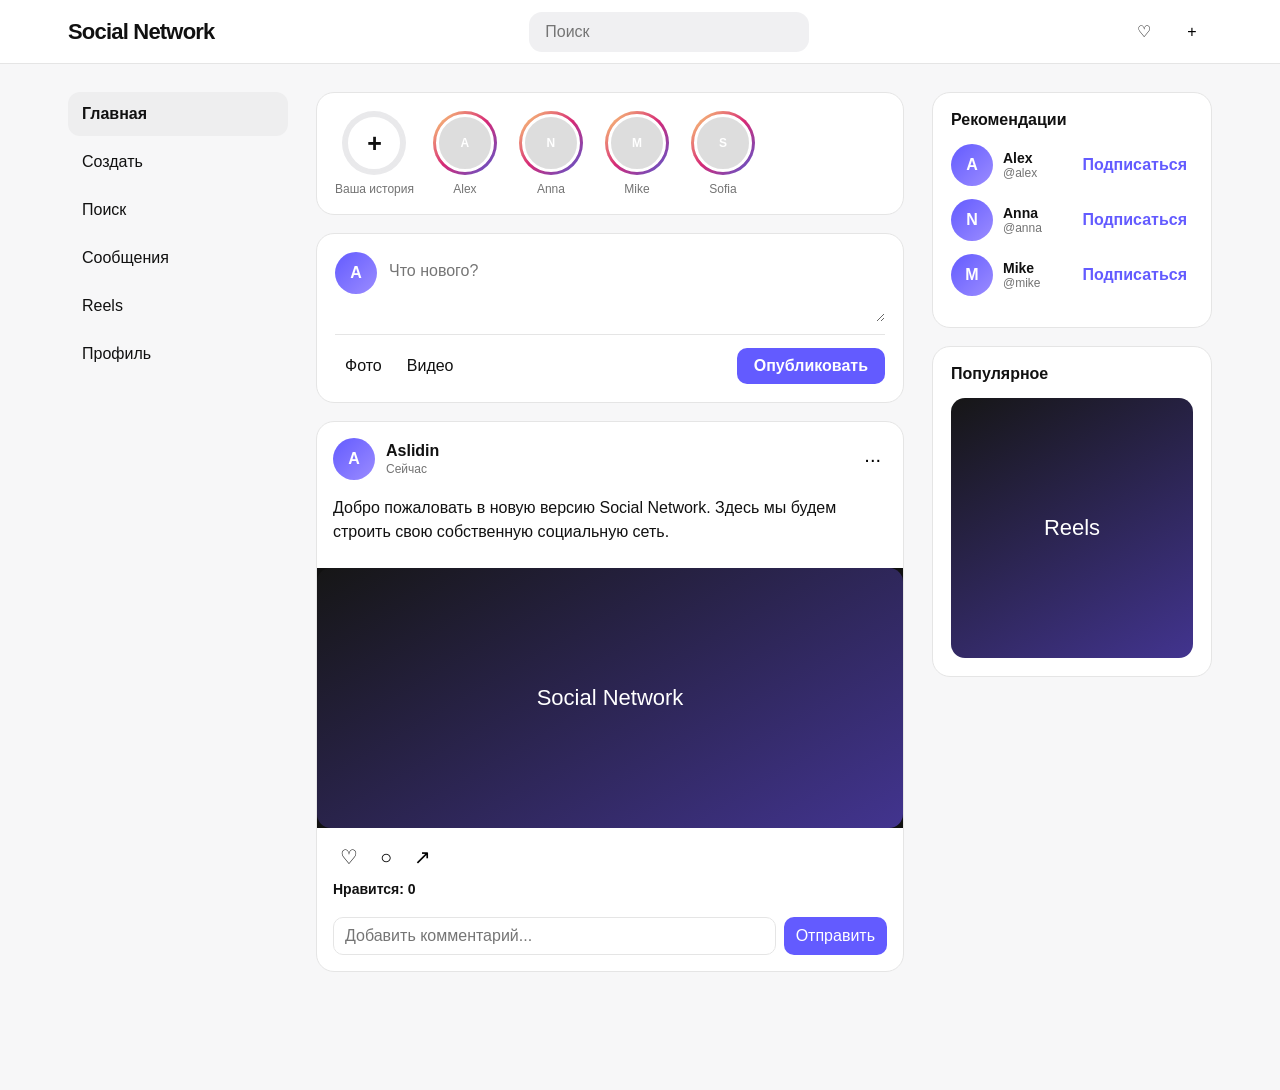
<file: Protect - index.html>
<!DOCTYPE html>
<html lang="ru">
<head>
<meta charset="UTF-8">
<meta name="viewport" content="width=device-width, initial-scale=1.0">
<meta name="theme-color" content="#ffffff">

<title>Social Network</title>

<style>
:root {
  --bg: #f7f7f8;
  --card: #ffffff;
  --text: #111111;
  --muted: #737373;
  --border: #e5e5e5;
  --accent: #635bff;
  --danger: #ff3040;
}

* {
  box-sizing: border-box;
}

html {
  scroll-behavior: smooth;
}

body {
  margin: 0;
  background: var(--bg);
  color: var(--text);
  font-family: -apple-system, BlinkMacSystemFont, "Segoe UI", Arial, sans-serif;
}

button,
input,
textarea {
  font: inherit;
}

button {
  cursor: pointer;
}

.topbar {
  height: 64px;
  background: rgba(255,255,255,.94);
  backdrop-filter: blur(15px);
  border-bottom: 1px solid var(--border);
  position: sticky;
  top: 0;
  z-index: 100;
}

.topbar-inner {
  max-width: 1180px;
  height: 100%;
  margin: auto;
  padding: 0 18px;
  display: flex;
  align-items: center;
  justify-content: space-between;
  gap: 20px;
}

.brand {
  font-size: 22px;
  font-weight: 800;
  letter-spacing: -.8px;
}

.search {
  width: 280px;
  background: #f0f0f2;
  border: 0;
  outline: none;
  padding: 11px 16px;
  border-radius: 13px;
}

.top-actions {
  display: flex;
  gap: 8px;
}

.icon-btn {
  width: 40px;
  height: 40px;
  border: 0;
  background: transparent;
  border-radius: 50%;
}

.icon-btn:hover {
  background: #eeeeef;
}

.page {
  max-width: 1180px;
  margin: auto;
  display: grid;
  grid-template-columns: 220px 1fr 280px;
  gap: 28px;
  padding: 28px 18px 100px;
}

.sidebar {
  position: sticky;
  top: 90px;
  height: max-content;
}

.side-button {
  width: 100%;
  border: 0;
  background: transparent;
  text-align: left;
  padding: 13px 14px;
  border-radius: 12px;
  margin-bottom: 4px;
  color: var(--text);
}

.side-button:hover {
  background: #eaeaec;
}

.side-button.active {
  background: #eeeeef;
  font-weight: 700;
}

.feed {
  min-width: 0;
}

.card {
  background: var(--card);
  border: 1px solid var(--border);
  border-radius: 18px;
  margin-bottom: 18px;
}

.stories {
  display: flex;
  gap: 16px;
  overflow-x: auto;
  padding: 18px;
}

.story {
  min-width: 70px;
  text-align: center;
  font-size: 12px;
  color: var(--muted);
}

.story-ring {
  width: 64px;
  height: 64px;
  padding: 3px;
  border-radius: 50%;
  margin: auto auto 7px;
  background: linear-gradient(135deg,#feda75,#d62976,#4f5bd5);
}

.story-avatar {
  width: 100%;
  height: 100%;
  border-radius: 50%;
  background: #ddd;
  display: flex;
  align-items: center;
  justify-content: center;
  color: white;
  font-weight: 700;
  border: 3px solid white;
}

.story:first-child .story-ring {
  background: #e9e9eb;
}

.story:first-child .story-avatar {
  background: white;
  color: #111;
  border-color: #e9e9eb;
  font-size: 25px;
}

.create {
  padding: 18px;
}

.create-top {
  display: flex;
  gap: 12px;
}

.avatar {
  width: 42px;
  height: 42px;
  flex: 0 0 42px;
  border-radius: 50%;
  background: linear-gradient(135deg,#635bff,#9b8cff);
  color: white;
  display: flex;
  align-items: center;
  justify-content: center;
  font-weight: 700;
}

.create textarea {
  width: 100%;
  min-height: 70px;
  resize: vertical;
  border: 0;
  outline: none;
  padding: 10px 0;
  background: transparent;
}

.create-tools {
  display: flex;
  align-items: center;
  justify-content: space-between;
  border-top: 1px solid var(--border);
  padding-top: 13px;
  margin-top: 8px;
}

.tools-left {
  display: flex;
  gap: 5px;
}

.tool {
  border: 0;
  background: transparent;
  padding: 8px 10px;
  border-radius: 9px;
}

.tool:hover {
  background: #f0f0f2;
}

.publish {
  border: 0;
  background: var(--accent);
  color: white;
  border-radius: 10px;
  padding: 9px 17px;
  font-weight: 700;
}

input[type=file] {
  display: none;
}

.preview {
  margin-top: 12px;
}

.preview img,
.preview video {
  width: 100%;
  max-height: 430px;
  object-fit: contain;
  border-radius: 14px;
  background: #111;
}

.post {
  overflow: hidden;
}

.post-head {
  display: flex;
  align-items: center;
  padding: 16px;
  gap: 11px;
}

.user-info {
  flex: 1;
}

.username {
  font-weight: 700;
}

.time {
  color: var(--muted);
  font-size: 12px;
  margin-top: 2px;
}

.more {
  border: 0;
  background: transparent;
  font-size: 20px;
}

.post-content {
  padding: 0 16px 12px;
  line-height: 1.5;
}

.post-media {
  width: 100%;
  background: #111;
}

.post-media img,
.post-media video {
  display: block;
  width: 100%;
  max-height: 650px;
  object-fit: contain;
}

.post-actions {
  padding: 10px 16px 5px;
  display: flex;
  gap: 8px;
}

.post-action {
  border: 0;
  background: transparent;
  font-size: 20px;
  padding: 7px;
  border-radius: 9px;
}

.post-action:hover {
  background: #f1f1f2;
}

.like-count {
  padding: 0 16px;
  font-size: 14px;
  font-weight: 700;
}

.comments {
  padding: 8px 16px 16px;
}

.comment {
  margin-top: 7px;
  font-size: 14px;
}

.comment strong {
  margin-right: 5px;
}

.comment-form {
  display: flex;
  gap: 8px;
  margin-top: 12px;
}

.comment-form input {
  flex: 1;
  min-width: 0;
  border: 1px solid var(--border);
  border-radius: 10px;
  padding: 9px 11px;
  outline: none;
}

.comment-form button {
  border: 0;
  background: var(--accent);
  color: white;
  border-radius: 10px;
  padding: 9px 12px;
}

.right-card {
  padding: 18px;
}

.right-title {
  font-weight: 800;
  margin-bottom: 15px;
}

.person {
  display: flex;
  align-items: center;
  gap: 10px;
  margin: 13px 0;
}

.person-info {
  flex: 1;
  min-width: 0;
}

.person-name {
  font-weight: 700;
  font-size: 14px;
}

.person-handle {
  color: var(--muted);
  font-size: 12px;
}

.follow {
  border: 0;
  background: transparent;
  color: var(--accent);
  font-weight: 700;
}

.reels-card {
  padding: 18px;
}

.reel-preview {
  height: 260px;
  border-radius: 14px;
  background: linear-gradient(150deg,#161616,#42348f);
  display: flex;
  align-items: center;
  justify-content: center;
  color: white;
  font-size: 22px;
  margin-top: 12px;
}

.bottom-nav {
  display: none;
}

.empty {
  text-align: center;
  color: var(--muted);
  padding: 30px;
}

@media(max-width: 950px) {
  .page {
    grid-template-columns: 190px 1fr;
  }

  .rightbar {
    display: none;
  }
}

@media(max-width: 700px) {
  .topbar {
    height: 58px;
  }

  .topbar-inner {
    padding: 0 12px;
  }

  .brand {
    font-size: 19px;
  }

  .search {
    display: none;
  }

  .page {
    display: block;
    padding: 10px 0 80px;
  }

  .sidebar {
    display: none;
  }

  .card {
    border-left: 0;
    border-right: 0;
    border-radius: 0;
  }

  .bottom-nav {
    position: fixed;
    bottom: 0;
    left: 0;
    right: 0;
    height: 62px;
    background: rgba(255,255,255,.96);
    backdrop-filter: blur(15px);
    border-top: 1px solid var(--border);
    display: flex;
    justify-content: space-around;
    align-items: center;
    z-index: 100;
  }

  .bottom-nav button {
    border: 0;
    background: transparent;
    font-size: 20px;
  }

  .bottom-nav span {
    display: block;
    font-size: 10px;
    margin-top: 2px;
  }
}
</style>
</head>

<body>

<header class="topbar">

  <div class="topbar-inner">

    <div class="brand">
      Social Network
    </div>

    <input
      class="search"
      id="search"
      type="search"
      placeholder="Поиск"
      oninput="searchPosts()"
    >

    <div class="top-actions">

      <button
        class="icon-btn"
        onclick="showNotifications()"
        aria-label="Уведомления"
      >
        ♡
      </button>

      <button
        class="icon-btn"
        onclick="focusCreate()"
        aria-label="Создать"
      >
        +
      </button>

    </div>

  </div>

</header>


<div class="page">

  <aside class="sidebar">

    <button class="side-button active" onclick="home()">
      Главная
    </button>

    <button class="side-button" onclick="focusCreate()">
      Создать
    </button>

    <button class="side-button" onclick="showSearch()">
      Поиск
    </button>

    <button class="side-button" onclick="showMessages()">
      Сообщения
    </button>

    <button class="side-button" onclick="showReels()">
      Reels
    </button>

    <button class="side-button" onclick="showProfile()">
      Профиль
    </button>

  </aside>


  <main class="feed">

    <section class="card stories">

      <div class="story">

        <div class="story-ring">
          <div class="story-avatar">
            +
          </div>
        </div>

        Ваша история

      </div>


      <div class="story">

        <div class="story-ring">
          <div class="story-avatar">
            A
          </div>
        </div>

        Alex

      </div>


      <div class="story">

        <div class="story-ring">
          <div class="story-avatar">
            N
          </div>
        </div>

        Anna

      </div>


      <div class="story">

        <div class="story-ring">
          <div class="story-avatar">
            M
          </div>
        </div>

        Mike

      </div>


      <div class="story">

        <div class="story-ring">
          <div class="story-avatar">
            S
          </div>
        </div>

        Sofia

      </div>

    </section>


    <section class="card create" id="create">

      <div class="create-top">

        <div class="avatar">
          A
        </div>

        <textarea
          id="postText"
          placeholder="Что нового?"
        ></textarea>

      </div>


      <div
        id="preview"
        class="preview"
      ></div>


      <div class="create-tools">

        <div class="tools-left">

          <label class="tool">
            Фото
            <input
              type="file"
              id="photoInput"
              accept="image/*"
            >
          </label>

          <label class="tool">
            Видео
            <input
              type="file"
              id="videoInput"
              accept="video/*"
            >
          </label>

        </div>

        <button
          class="publish"
          onclick="publishPost()"
        >
          Опубликовать
        </button>

      </div>

    </section>


    <section id="feed">


      <article class="card post">

        <div class="post-head">

          <div class="avatar">
            A
          </div>

          <div class="user-info">

            <div class="username">
              Aslidin
            </div>

            <div class="time">
              Сейчас
            </div>

          </div>

          <button class="more">
            ···
          </button>

        </div>


        <div class="post-content">
          Добро пожаловать в новую версию Social Network.
          Здесь мы будем строить свою собственную социальную сеть.
        </div>


        <div class="post-media">

          <div class="reel-preview">
            Social Network
          </div>

        </div>


        <div class="post-actions">

          <button
            class="post-action"
            onclick="likePost(this)"
          >
            ♡
          </button>

          <button
            class="post-action"
            onclick="focusComment(this)"
          >
            ○
          </button>

          <button
            class="post-action"
            onclick="sharePost()"
          >
            ↗
          </button>

        </div>


        <div class="like-count">
          Нравится: <span>0</span>
        </div>


        <div class="comments">

          <div class="comment-form">

            <input
              type="text"
              placeholder="Добавить комментарий..."
            >

            <button onclick="addComment(this)">
              Отправить
            </button>

          </div>

        </div>

      </article>


    </section>

  </main>


  <aside class="rightbar">

    <div class="card right-card">

      <div class="right-title">
        Рекомендации
      </div>


      <div class="person">

        <div class="avatar">
          A
        </div>

        <div class="person-info">

          <div class="person-name">
            Alex
          </div>

          <div class="person-handle">
            @alex
          </div>

        </div>

        <button class="follow">
          Подписаться
        </button>

      </div>


      <div class="person">

        <div class="avatar">
          N
        </div>

        <div class="person-info">

          <div class="person-name">
            Anna
          </div>

          <div class="person-handle">
            @anna
          </div>

        </div>

        <button class="follow">
          Подписаться
        </button>

      </div>


      <div class="person">

        <div class="avatar">
          M
        </div>

        <div class="person-info">

          <div class="person-name">
            Mike
          </div>

          <div class="person-handle">
            @mike
          </div>

        </div>

        <button class="follow">
          Подписаться
        </button>

      </div>

    </div>


    <div class="card reels-card">

      <div class="right-title">
        Популярное
      </div>

      <div class="reel-preview">
        Reels
      </div>

    </div>

  </aside>

</div>


<nav class="bottom-nav">

  <button onclick="home()">
    Home
    <span>Главная</span>
  </button>

  <button onclick="showSearch()">
    Search
    <span>Поиск</span>
  </button>

  <button onclick="focusCreate()">
    +
    <span>Создать</span>
  </button>

  <button onclick="showReels()">
    Play
    <span>Reels</span>
  </button>

  <button onclick="showProfile()">
    User
    <span>Профиль</span>
  </button>

</nav>


<script>

let selectedFile = null;
let selectedType = null;


const photoInput =
  document.getElementById("photoInput");

const videoInput =
  document.getElementById("videoInput");


photoInput.addEventListener(
  "change",
  function(event) {

    const file =
      event.target.files[0];

    if (!file) return;

    selectedFile = file;
    selectedType = "image";

    previewFile(file, "image");
  }
);


videoInput.addEventListener(
  "change",
  function(event) {

    const file =
      event.target.files[0];

    if (!file) return;

    selectedFile = file;
    selectedType = "video";

    previewFile(file, "video");
  }
);


function previewFile(file, type) {

  const preview =
    document.getElementById("preview");

  const url =
    URL.createObjectURL(file);

  if (type === "image") {

    preview.innerHTML =
      `<img src="${url}" alt="Предпросмотр">`;

  } else {

    preview.innerHTML =
      `<video src="${url}" controls></video>`;
  }
}


function publishPost() {

  const text =
    document
      .getElementById("postText")
      .value
      .trim();

  if (!text && !selectedFile) {

    alert(
      "Добавьте текст, фото или видео."
    );

    return;
  }


  const post =
    document.createElement("article");

  post.className =
    "card post";


  let media = "";


  if (selectedFile) {

    const url =
      URL.createObjectURL(selectedFile);


    if (selectedType === "image") {

      media =
        `<div class="post-media">
          <img
            src="${url}"
            alt="Публикация"
          >
        </div>`;

    }


    if (selectedType === "video") {

      media =
        `<div class="post-media">
          <video
            src="${url}"
            controls
            playsinline
          ></video>
        </div>`;

    }

  }


  post.innerHTML = `

    <div class="post-head">

      <div class="avatar">
        A
      </div>

      <div class="user-info">

        <div class="username">
          Aslidin
        </div>

        <div class="time">
          Только что
        </div>

      </div>

      <button class="more">
        ···
      </button>

    </div>


    ${
      text
      ? `<div class="post-content">
          ${escapeHTML(text)}
        </div>`
      : ""
    }


    ${media}


    <div class="post-actions">

      <button
        class="post-action"
        onclick="likePost(this)"
      >
        ♡
      </button>

      <button
        class="post-action"
        onclick="focusComment(this)"
      >
        ○
      </button>

      <button
        class="post-action"
        onclick="sharePost()"
      >
        ↗
      </button>

    </div>


    <div class="like-count">
      Нравится: <span>0</span>
    </div>


    <div class="comments">

      <div class="comment-form">

        <input
          type="text"
          placeholder="Добавить комментарий..."
        >

        <button onclick="addComment(this)">
          Отправить
        </button>

      </div>

    </div>

  `;


  document
    .getElementById("feed")
    .prepend(post);


  document
    .getElementById("postText")
    .value = "";


  document
    .getElementById("preview")
    .innerHTML = "";


  photoInput.value = "";
  videoInput.value = "";

  selectedFile = null;
  selectedType = null;


  window.scrollTo({
    top: 0,
    behavior: "smooth"
  });
}


function likePost(button) {

  const count =
    button
      .closest(".post")
      .querySelector(".like-count span");

  let number =
    Number(count.textContent);

  number++;

  count.textContent =
    number;

  button.textContent =
    "♥";
}


function addComment(button) {

  const form =
    button.parentElement;

  const input =
    form.querySelector("input");

  const text =
    input.value.trim();

  if (!text) return;


  const comment =
    document.createElement("div");

  comment.className =
    "comment";

  comment.innerHTML =
    `<strong>Aslidin</strong>
     ${escapeHTML(text)}`;


  form.before(comment);

  input.value = "";
}


function focusComment(button) {

  const post =
    button.closest(".post");

  const input =
    post.querySelector(".comment-form input");

  input.focus();
}


function sharePost() {

  if (navigator.share) {

    navigator.share({
      title: "Social Network",
      text: "Посмотри эту публикацию!"
    });

  } else {

    alert(
      "Поделиться можно через меню телефона."
    );

  }
}


function focusCreate() {

  document
    .getElementById("create")
    .scrollIntoView({
      behavior: "smooth"
    });

  document
    .getElementById("postText")
    .focus();
}


function showSearch() {

  const search =
    document.getElementById("search");

  search.focus();
}


function searchPosts() {

  const query =
    document
      .getElementById("search")
      .value
      .toLowerCase()
      .trim();


  const posts =
    document.querySelectorAll(".post");


  posts.forEach(post => {

    const text =
      post.textContent.toLowerCase();

    post.style.display =
      !query || text.includes(query)
      ? ""
      : "none";

  });
}


function showNotifications() {

  alert(
    "Уведомления появятся здесь."
  );
}


function showMessages() {

  alert(
    "Чат добавим следующим большим обновлением."
  );
}


function showReels() {

  alert(
    "Раздел Reels открыт. Загрузку Reels сделаем следующим этапом."
  );
}


function showProfile() {

  alert(
    "Профиль пользователя."
  );
}


function home() {

  window.scrollTo({
    top: 0,
    behavior: "smooth"
  });
}


function escapeHTML(text) {

  const div =
    document.createElement("div");

  div.textContent =
    text;

  return div.innerHTML;
}

</script>

</body>
</html>
</file>
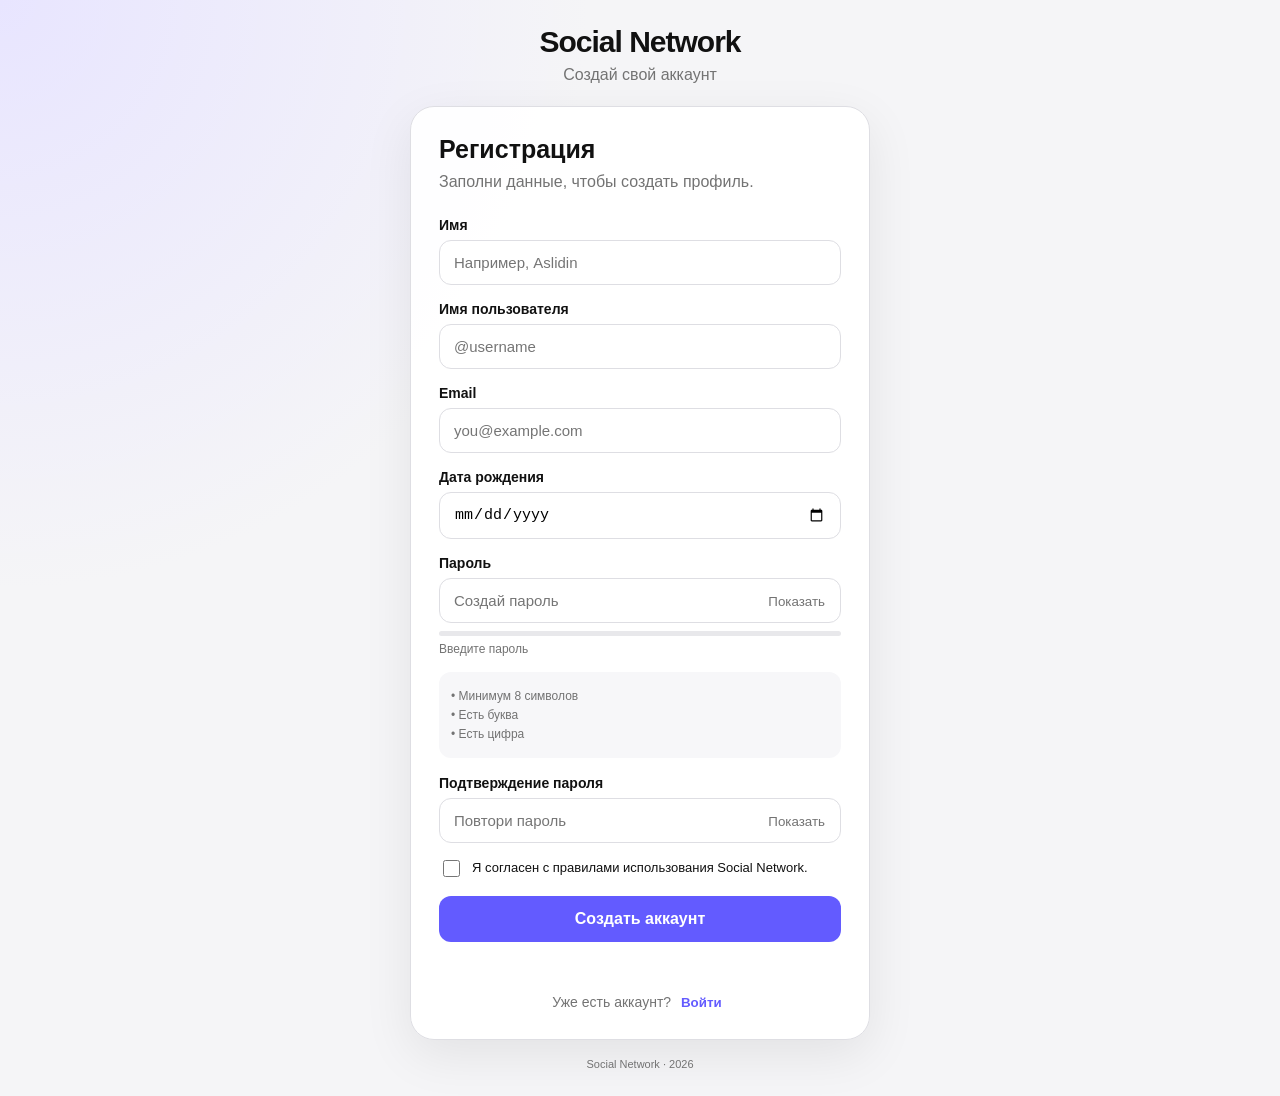
<file: register.html>
<!DOCTYPE html>
<html lang="ru">
<head>
<meta charset="UTF-8">
<meta name="viewport" content="width=device-width, initial-scale=1.0">

<title>Регистрация — Social Network</title>

<style>
:root {
  --bg: #f5f5f7;
  --card: #ffffff;
  --text: #111111;
  --muted: #737373;
  --border: #dedee3;
  --accent: #635bff;
  --accent-dark: #5148e5;
  --error: #e5484d;
  --success: #16803c;
}

* {
  box-sizing: border-box;
}

body {
  margin: 0;
  min-height: 100vh;
  background:
    radial-gradient(circle at top left, #e8e5ff, transparent 35%),
    var(--bg);
  color: var(--text);
  font-family: -apple-system, BlinkMacSystemFont, "Segoe UI", Arial, sans-serif;
  display: flex;
  justify-content: center;
  align-items: center;
  padding: 25px 15px;
}

.container {
  width: 100%;
  max-width: 460px;
}

.brand {
  text-align: center;
  margin-bottom: 22px;
}

.brand-name {
  font-size: 30px;
  font-weight: 800;
  letter-spacing: -1px;
}

.brand-text {
  color: var(--muted);
  margin-top: 7px;
}

.card {
  background: rgba(255,255,255,.96);
  border: 1px solid var(--border);
  border-radius: 24px;
  padding: 28px;
  box-shadow: 0 15px 50px rgba(0,0,0,.08);
}

h1 {
  margin: 0 0 7px;
  font-size: 25px;
}

.subtitle {
  color: var(--muted);
  margin: 0 0 24px;
  line-height: 1.4;
}

.field {
  margin-bottom: 16px;
}

label {
  display: block;
  font-size: 14px;
  font-weight: 700;
  margin-bottom: 7px;
}

input {
  width: 100%;
  border: 1px solid var(--border);
  border-radius: 12px;
  padding: 13px 14px;
  font-size: 15px;
  outline: none;
  background: white;
  transition: .2s;
}

input:focus {
  border-color: var(--accent);
  box-shadow: 0 0 0 3px rgba(99,91,255,.12);
}

.password-wrap {
  position: relative;
}

.password-wrap input {
  padding-right: 48px;
}

.show-password {
  position: absolute;
  right: 8px;
  top: 50%;
  transform: translateY(-50%);
  border: 0;
  background: transparent;
  cursor: pointer;
  padding: 8px;
  color: var(--muted);
}

.strength {
  height: 5px;
  background: #e8e8eb;
  border-radius: 10px;
  overflow: hidden;
  margin-top: 8px;
}

.strength-bar {
  width: 0;
  height: 100%;
  transition: .25s;
}

.strength-text {
  font-size: 12px;
  color: var(--muted);
  margin-top: 6px;
}

.rules {
  background: #f7f7f9;
  border-radius: 12px;
  padding: 12px;
  margin-top: 8px;
  margin-bottom: 17px;
}

.rule {
  font-size: 12px;
  color: var(--muted);
  margin: 5px 0;
}

.rule.valid {
  color: var(--success);
}

.checkbox {
  display: flex;
  align-items: flex-start;
  gap: 9px;
  margin: 16px 0;
}

.checkbox input {
  width: 17px;
  height: 17px;
  margin-top: 1px;
  flex-shrink: 0;
}

.checkbox label {
  margin: 0;
  font-weight: 400;
  font-size: 13px;
  line-height: 1.4;
}

.checkbox a {
  color: var(--accent);
}

.register {
  width: 100%;
  border: 0;
  border-radius: 12px;
  padding: 14px;
  background: var(--accent);
  color: white;
  font-size: 16px;
  font-weight: 700;
  cursor: pointer;
  transition: .2s;
}

.register:hover {
  background: var(--accent-dark);
}

.register:disabled {
  opacity: .5;
  cursor: not-allowed;
}

.message {
  min-height: 20px;
  text-align: center;
  font-size: 13px;
  margin-top: 12px;
}

.error {
  color: var(--error);
}

.success {
  color: var(--success);
}

.login {
  text-align: center;
  margin-top: 20px;
  font-size: 14px;
  color: var(--muted);
}

.login button {
  border: 0;
  background: transparent;
  color: var(--accent);
  font-weight: 700;
  cursor: pointer;
}

.footer {
  text-align: center;
  color: var(--muted);
  font-size: 11px;
  margin-top: 18px;
}

@media (max-width: 500px) {
  .card {
    padding: 22px;
    border-radius: 20px;
  }

  .brand-name {
    font-size: 27px;
  }
}
</style>
</head>

<body>

<div class="container">

  <div class="brand">
    <div class="brand-name">Social Network</div>
    <div class="brand-text">
      Создай свой аккаунт
    </div>
  </div>


  <div class="card">

    <h1>Регистрация</h1>

    <p class="subtitle">
      Заполни данные, чтобы создать профиль.
    </p>


    <form id="registerForm">


      <div class="field">

        <label for="name">
          Имя
        </label>

        <input
          id="name"
          type="text"
          placeholder="Например, Aslidin"
          autocomplete="name"
          required
        >

      </div>


      <div class="field">

        <label for="username">
          Имя пользователя
        </label>

        <input
          id="username"
          type="text"
          placeholder="@username"
          autocomplete="username"
          maxlength="20"
          required
        >

      </div>


      <div class="field">

        <label for="email">
          Email
        </label>

        <input
          id="email"
          type="email"
          placeholder="you@example.com"
          autocomplete="email"
          required
        >

      </div>


      <div class="field">

        <label for="birth">
          Дата рождения
        </label>

        <input
          id="birth"
          type="date"
          autocomplete="bday"
          required
        >

      </div>


      <div class="field">

        <label for="password">
          Пароль
        </label>

        <div class="password-wrap">

          <input
            id="password"
            type="password"
            placeholder="Создай пароль"
            autocomplete="new-password"
            required
          >

          <button
            type="button"
            class="show-password"
            onclick="togglePassword('password', this)"
          >
            Показать
          </button>

        </div>


        <div class="strength">
          <div
            id="strengthBar"
            class="strength-bar"
          ></div>
        </div>

        <div
          id="strengthText"
          class="strength-text"
        >
          Введите пароль
        </div>

      </div>


      <div class="rules">

        <div
          id="ruleLength"
          class="rule"
        >
          • Минимум 8 символов
        </div>

        <div
          id="ruleLetter"
          class="rule"
        >
          • Есть буква
        </div>

        <div
          id="ruleNumber"
          class="rule"
        >
          • Есть цифра
        </div>

      </div>


      <div class="field">

        <label for="confirmPassword">
          Подтверждение пароля
        </label>

        <div class="password-wrap">

          <input
            id="confirmPassword"
            type="password"
            placeholder="Повтори пароль"
            autocomplete="new-password"
            required
          >

          <button
            type="button"
            class="show-password"
            onclick="togglePassword('confirmPassword', this)"
          >
            Показать
          </button>

        </div>

      </div>


      <div class="checkbox">

        <input
          id="terms"
          type="checkbox"
          required
        >

        <label for="terms">
          Я согласен с правилами использования
          Social Network.
        </label>

      </div>


      <button
        id="registerButton"
        class="register"
        type="submit"
      >
        Создать аккаунт
      </button>


      <div
        id="message"
        class="message"
      ></div>

    </form>


    <div class="login">

      Уже есть аккаунт?

      <button
        type="button"
        onclick="goToSite()"
      >
        Войти
      </button>

    </div>

  </div>


  <div class="footer">
    Social Network · 2026
  </div>

</div>


<script>

const password =
  document.getElementById("password");

const confirmPassword =
  document.getElementById("confirmPassword");

const strengthBar =
  document.getElementById("strengthBar");

const strengthText =
  document.getElementById("strengthText");


password.addEventListener(
  "input",
  checkPassword
);


function checkPassword() {

  const value =
    password.value;

  const length =
    value.length >= 8;

  const letter =
    /[A-Za-zА-Яа-я]/.test(value);

  const number =
    /\d/.test(value);


  setRule(
    "ruleLength",
    length
  );

  setRule(
    "ruleLetter",
    letter
  );

  setRule(
    "ruleNumber",
    number
  );


  let score = 0;

  if (length) score++;

  if (letter) score++;

  if (number) score++;

  if (/[!@#$%^&*]/.test(value)) {
    score++;
  }


  if (!value) {

    strengthBar.style.width = "0%";
    strengthText.textContent =
      "Введите пароль";

  } else if (score <= 1) {

    strengthBar.style.width = "25%";
    strengthText.textContent =
      "Слабый пароль";

  } else if (score === 2) {

    strengthBar.style.width = "55%";
    strengthText.textContent =
      "Средний пароль";

  } else if (score === 3) {

    strengthBar.style.width = "75%";
    strengthText.textContent =
      "Хороший пароль";

  } else {

    strengthBar.style.width = "100%";
    strengthText.textContent =
      "Сильный пароль";
  }
}


function setRule(id, valid) {

  const element =
    document.getElementById(id);

  element.classList.toggle(
    "valid",
    valid
  );
}


function togglePassword(
  inputId,
  button
) {

  const input =
    document.getElementById(inputId);

  if (input.type === "password") {

    input.type = "text";
    button.textContent = "Скрыть";

  } else {

    input.type = "password";
    button.textContent = "Показать";
  }
}


document
  .getElementById("registerForm")
  .addEventListener(
    "submit",
    function(event) {

      event.preventDefault();


      const name =
        document
          .getElementById("name")
          .value
          .trim();

      const username =
        document
          .getElementById("username")
          .value
          .trim();

      const email =
        document
          .getElementById("email")
          .value
          .trim();

      const birth =
        document
          .getElementById("birth")
          .value;

      const pass =
        password.value;

      const confirm =
        confirmPassword.value;

      const message =
        document.getElementById("message");


      if (pass.length < 8) {

        message.className =
          "message error";

        message.textContent =
          "Пароль должен содержать минимум 8 символов.";

        return;
      }


      if (!/[A-Za-zА-Яа-я]/.test(pass)) {

        message.className =
          "message error";

        message.textContent =
          "Добавь хотя бы одну букву.";

        return;
      }


      if (!/\d/.test(pass)) {

        message.className =
          "message error";

        message.textContent =
          "Добавь хотя бы одну цифру.";

        return;
      }


      if (pass !== confirm) {

        message.className =
          "message error";

        message.textContent =
          "Пароли не совпадают.";

        return;
      }


      if (!/^[a-zA-Z0-9_]+$/.test(username)) {

        message.className =
          "message error";

        message.textContent =
          "Имя пользователя может содержать только буквы, цифры и _.";

        return;
      }


      if (!birth) {

        message.className =
          "message error";

        message.textContent =
          "Укажи дату рождения.";

        return;
      }


      /*
        ВАЖНО:

        Сейчас это демонстрационная регистрация.
        Настоящий аккаунт должен создаваться
        на сервере с безопасным хранением пароля.
      */


      const button =
        document.getElementById(
          "registerButton"
        );

      button.disabled = true;

      button.textContent =
        "Создаём аккаунт...";


      setTimeout(function() {

        message.className =
          "message success";

        message.textContent =
          "Аккаунт создан! Переходим в Social Network...";


        setTimeout(function() {

          window.location.href =
            "new-index.html";

        }, 1200);

      }, 800);

    }
  );


function goToSite() {

  window.location.href =
    "new-index.html";
}

</script>

</body>
</html>
</file>
